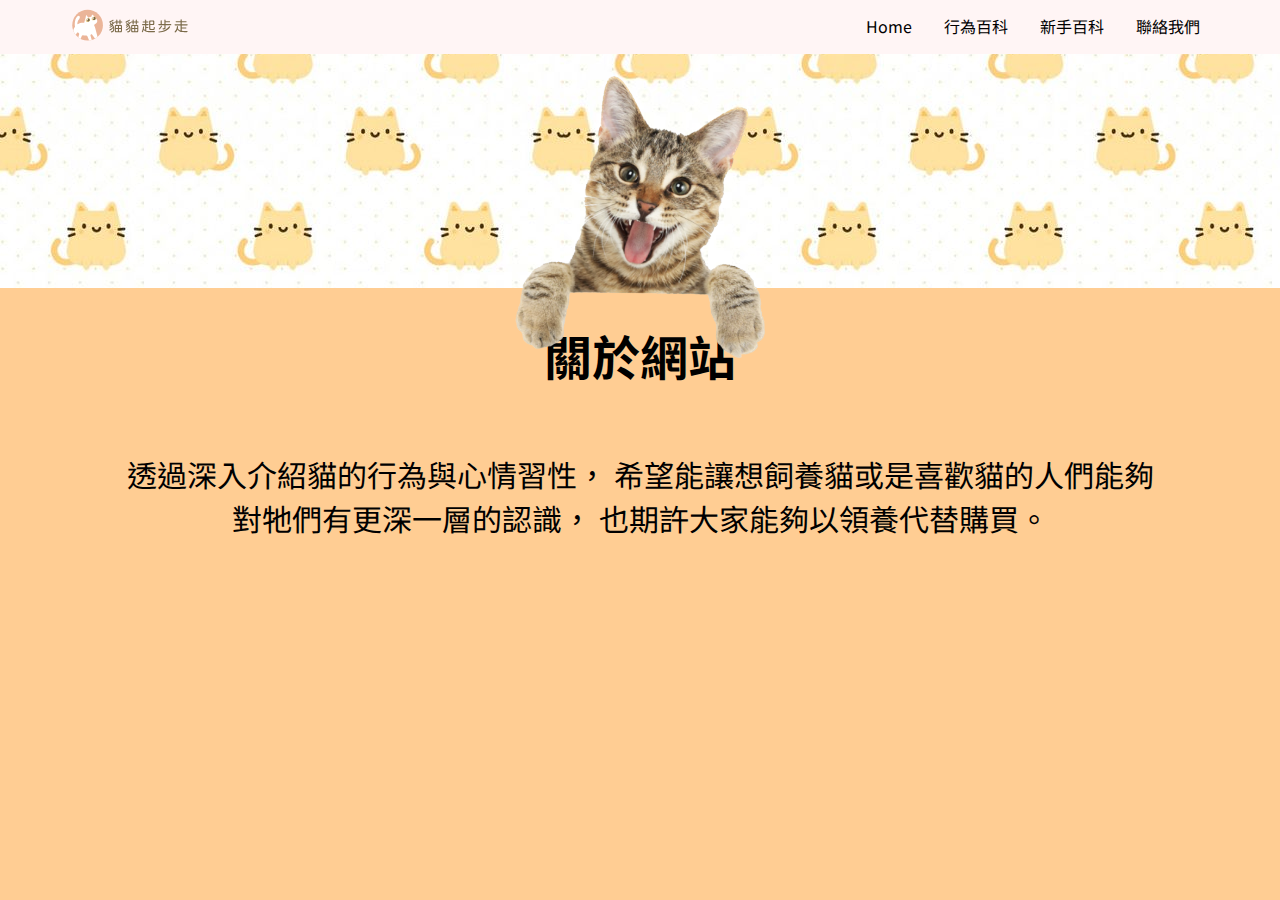
<file: index.html>
<!DOCTYPE html>
<html lang="en">

<head>
  <meta charset="UTF-8" />
  <meta http-equiv="X-UA-Compatible" content="IE=edge" />
  <meta name="viewport" content="width=device-width, initial-scale=1.0" />
  <title>Document</title>
  <link rel="stylesheet" href="index.css" />
</head>

<body>
  <div class="navbar">
    <a href="index.html"id="logo"><img src="../image/logo.svg" href="index.html" >het</a>
    <a href="./contact/index.html">聯絡我們</a>
    <div class="dropdown">
      <button class="dropbtn">新手百科
        <i class="fa fa-caret-down"></i>
      </button>
      <div class="dropdown-content">
        <a href="./mood/mood.html">貓咪情緒</a>
        <a href="./behavior/behavior.html">貓咪行為</a>
        <a href="./discipline/reaction.html">貓咪管教</a>
      </div>
    </div>
    <div class="dropdown">
      <button class="dropbtn">行為百科
        <i class="fa fa-caret-down"></i>
      </button>
      <div class="dropdown-content">
        <a href="./Daily/Daily.html">日用品</a>
        <a href="./environment/environment.html">環境篇</a>
      </div>
    </div>
    <a href="index.html">Home</a>
  </div>
  <div id="wrapper">


    <!-- Page1 -->
    <div id="Page1" class="EachPage">
      <div id="Main_Sec1">
        <img src="./image/IMG_5602 1.png" alt="" />
      </div>
      <div id="Main_Sec2">
        <h1>關於網站</h1>
        <p>
          透過深入介紹貓的行為與心情習性，
          希望能讓想飼養貓或是喜歡貓的人們能夠
          <br />
          對牠們有更深一層的認識， 也期許大家能夠以領養代替購買。
        </p>
      </div>
    </div>
    <!-- Page1 End -->
    <!-- Page2 -->

    <div id="page2" class="EachPage">
      <div id="P2Sec1">
        <h2></h2>
        <h2 style="font-size: 2em">目錄簡介</h2>
      </div>
      <div id="cardWrapp">
        <div class="Card" id="P2Card1">
          <p>聯絡我們</p>
        </div>
        <div class="Card" id="P2Card2">
          <p>新手百科</p>
        </div>
        <div class="Card" id="P2Card3">
          <p>聯絡我們</p>
        </div>
        <div id="CardHide1" class="hidecard">透過全方位的觀察解讀貓咪們的身體語言，才能真正了解牠們的狀況與心情</div>
        <div id="CardHide2" class="hidecard">集結並統整所有貓奴需要的問題與基本知識</div>
        <div id="CardHide3" class="hidecard">除了網站提到的所有事項外，如有關於貓咪的疑問，歡迎寫信來詢問我們！</div>
      </div>
    </div>
    <!-- Page2 end -->
    <!-- Page3  -->
    <div id="page3" class="EachPage">
      <div id="Main_Sec1" style="height: 50%">
        <h2 style="font-size: 2em">領養代替購買</h2>
        <svg xmlns:rdf="http://www.w3.org/1999/02/22-rdf-syntax-ns#" xmlns="http://www.w3.org/2000/svg"
          xmlns:cc="http://web.resource.org/cc/" xmlns:dc="http://purl.org/dc/elements/1.1/"
          xmlns:svg="http://www.w3.org/2000/svg" id="svg2" viewBox="0 0 400 380" version="1.0" width="100%"
          height="100%">
          <path id="path1891" fill-rule="evenodd"
            d="m151.35 307.2h113c0-16.06-1.15-19.25-27.75-19.25 4.25-12.75 21.52-43.59 31.12-43.59 8.5 0 18.63 0.47 18.63 19.84 0 22 37.02 57.48 46 43 13.38-21.56-23-14.98-23-67 0-71.15 41.52-61.02 41.52-101 0-20-5.52-22.7-5.52-37 0-18.893 16.65-17.796 13.41-33.465-2.24-10.823-3.99-19.503-5.29-32.591-0.93-9.287-1.23-19.185-10.87-18.787-11.33 0.468-15.63 20.417-33.25 21.848-17.58 1.427-32.57-14.967-39.38-12.625-6.74 2.321-4.62 20.625-0.62 33.625 6.29 20.432 20 46.995-5 50.995s-68 8-99 49-29.86 89.12-42 104c-40.759 49.96-82.526 29.45-82.526 71 0 18.61 31.525 32 36.525 26s-42.485-23.87 10.646-45c45.395-18.04 49.445-21.72 63.355-9z" />
          <metadata>
            <rdf:RDF>
              <cc:Work>
                <dc:format>image/svg+xml</dc:format>
                <dc:type rdf:resource="http://purl.org/dc/dcmitype/StillImage" />
                <cc:license rdf:resource="http://creativecommons.org/licenses/publicdomain/" />
                <dc:publisher>
                  <cc:Agent rdf:about="http://openclipart.org/">
                    <dc:title>Openclipart</dc:title>
                  </cc:Agent>
                </dc:publisher>
                <dc:title>Cat silhouette</dc:title>
                <dc:date>2006-11-03T05:40:34</dc:date>
                <dc:description>Silhouette of a cat. \n \nFrom
                  http://commons.wikimedia.org/wiki/Image:Cat_silhouette.svg</dc:description>
                <dc:source>http://openclipart.org/detail/1198/cat-silhouette-by-liftarn</dc:source>
                <dc:creator>
                  <cc:Agent>
                    <dc:title>liftarn</dc:title>
                  </cc:Agent>
                </dc:creator>
                <dc:subject>
                  <rdf:Bag>
                    <rdf:li>animal</rdf:li>
                    <rdf:li>cat</rdf:li>
                    <rdf:li>clip art</rdf:li>
                    <rdf:li>clipart</rdf:li>
                    <rdf:li>externalsource</rdf:li>
                    <rdf:li>image</rdf:li>
                    <rdf:li>media</rdf:li>
                    <rdf:li>png</rdf:li>
                    <rdf:li>public domain</rdf:li>
                    <rdf:li>silhouette</rdf:li>
                    <rdf:li>svg</rdf:li>
                    <rdf:li>wikimedia commons</rdf:li>
                  </rdf:Bag>
                </dc:subject>
              </cc:Work>
              <cc:License rdf:about="http://creativecommons.org/licenses/publicdomain/">
                <cc:permits rdf:resource="http://creativecommons.org/ns#Reproduction" />
                <cc:permits rdf:resource="http://creativecommons.org/ns#Distribution" />
                <cc:permits rdf:resource="http://creativecommons.org/ns#DerivativeWorks" />
              </cc:License>
            </rdf:RDF>
          </metadata>
        </svg>
      </div>
      <div class="Page3Sec2">
        <img id="IMG2" src="Asset/image/領養代替購買.gif" alt="" />
        <p style="
              font-size: calc(1rem+1vw);
              margin-right: 2vw;
              min-height: 10vh;
              min-width: 60vw;
            ">
          　　繁殖場、寵物店內的動物福利問題除了來源不明，繁殖場內的動物福利也是犬貓繁殖買賣產業鍊中的問題之一。許多業者為了賺取利益，通常以最小的空間飼養最多的犬貓，籠舍內排泄物四散、飲食不乾淨，種公種母長期被困在狹小、骯髒的籠舍中無法逃離，種母甚至要在這樣惡劣、高壓的環境中哺乳、生產。許多業者也將種公母聲帶割除，避免場所被發現，甚至放任犬貓受傷、生病也不給予醫療，僅將動物當成賺錢的「工具」。
          　　我們相信只要有需求就會有供應，因此提倡「領養代替購買」來全面杜絕非法犬貓繁殖買賣業者的存在，是一種從根本解決動物不斷犧牲、受苦的方法之一。
        </p>
      </div>
    </div>
    <!-- Page3 end -->
    <!-- Page4 -->
    <div id="page4" class="EachPage">
      <div class="slider">
        <div class="slides">
          <div id="slide-1" class="Eachslide">
            <h2 style="font-size: calc(2rem + 1.1vw)">Youtuber 推薦</h2>
            <img src="./image/index-slide/Uni.png" alt="" />
            <p>
              <span style="font-size: calc(1.5rem + 1vw); font-weight: 700">宇宙貓咪 Paw Boom <br /></span>
              YouTuber「木木安」家中養了橘貓拉姆、三花巴努、短毛麗露以及短毛黑魯，
              她經常在頻道裡分享四隻貓咪的日常互動，
              <br>
              有時候也會開箱一些貓咪周邊商品、食物和網友交流，
              既然養了四隻貓，當然也少不了許多養貓經驗談的分享，
              和各界奴才們交流關於貓主子的知識。
            </p>
          </div>
          <div id="slide-2" class="Eachslide">
            <h2 style="font-size: calc(2rem + 1.1vw)">Youtuber 推薦</h2>
            <img src="./Asset/image/tastelady.jpg" alt="" class="imgShrink" />
            <p>
              <span style="font-size: calc(1.5rem + 1vw); font-weight: 700">好位小姐 Lady Flavor <br /></span>
              從寵物電商起家的好味小姐，是三位以一句「養隻貓、做頓飯、一起過日子」
              的創辦人憶起打造得品牌，
              <br>
              起初為了宣傳理念投入youtube，以寵物家庭日常
              吸引非多的粉絲。
            </p>
          </div>
          <div id="slide-3" class="Eachslide">
            <h2 style="font-size: calc(2rem + 1.1vw)">Youtuber 推薦</h2>
            <img src="./Asset/image/ytber3.jpg" alt="" class="imgShrink" />
            <p>
              <span style="font-size: calc(1.5rem + 1vw); font-weight: 700">辛卡米克<br /></span>
              辛卡米克是一個網路漫畫家，同時也是遊戲實況主，他的作品原本畫的是生活日常，
              但在2013年誤打誤撞成為貓奴後，因為畫出許多貓奴的心聲，在網路上引起討論。
            </p>
          </div>
        </div>
      </div>
    </div>
    <!-- page4 end -->
  </div>
</body>

</html>
</file>
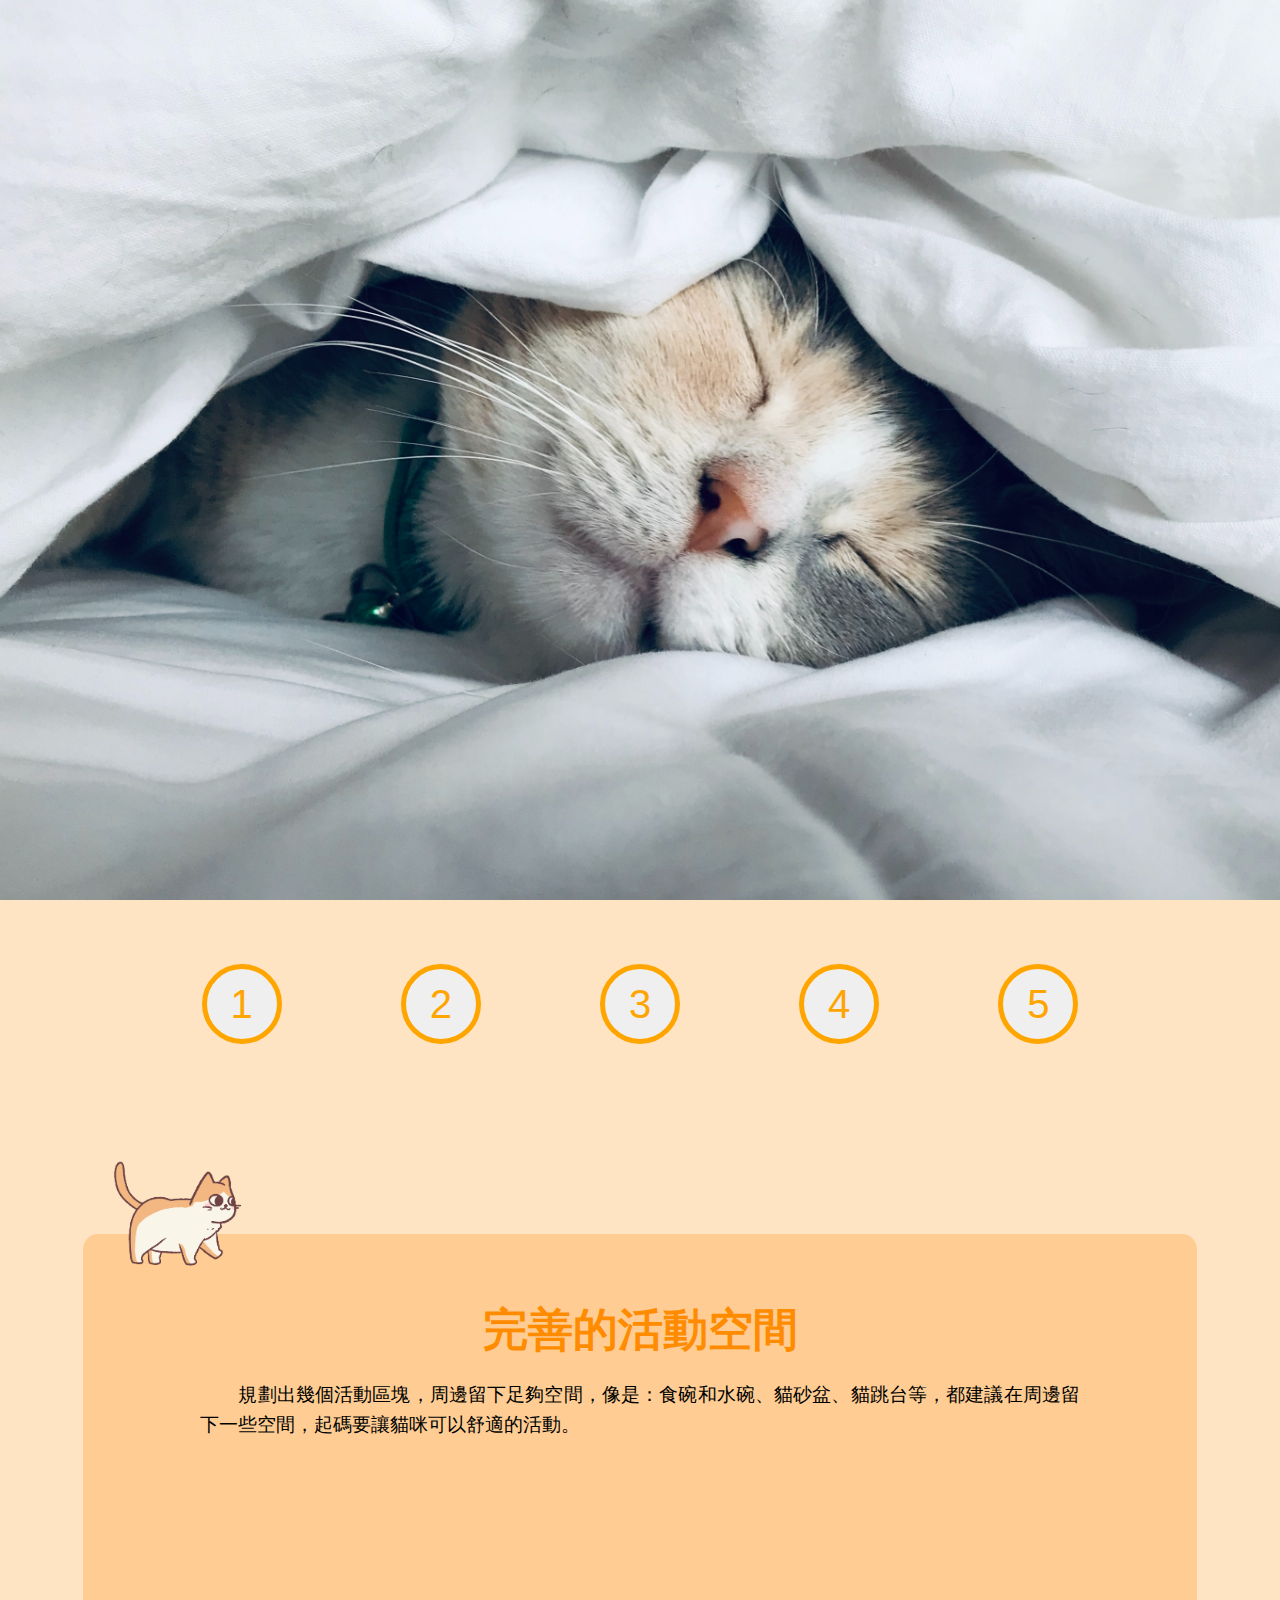
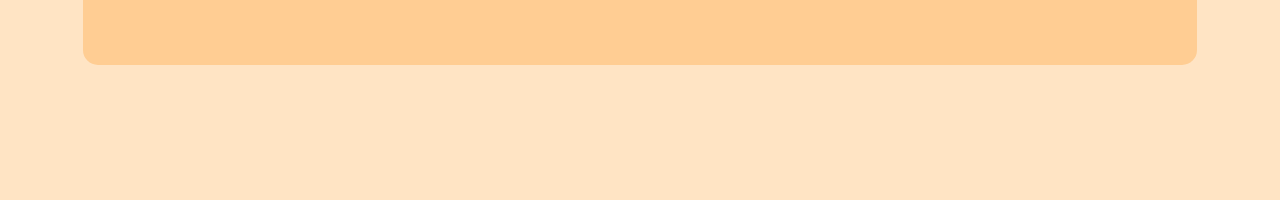
<file: environment/新手環境篇/index.html>
<html>

<head>
    <style>
        body {
            margin: 0;
            background-color: bisque;
            font-family: jf open 粉圓 1.1,微軟正黑體,;
        }

        .left img {
            max-height: 100%;
            width: auto;
            height: auto;
            float: left;
            border-radius: 0% 22.5% 40% 0%;
        }

        .full {
            width: 100%;
            height: 100vh;
            background-image: url(cat.jpeg);
            background-position: center;
            background-size: cover;
            position: absolute;
            animation: moveAndDisappear 3s forwards;
        }

        @keyframes moveAndDisappear {
            20% {
                left: 0;
                opacity: 1;
            }

            100% {
                left: -50%;
                opacity: 0;
            }
        }

        .container {
            width: 100%;
            height: 100vh;
            display: flex;
        }

        .left {
            width: 100%;
            display: flex;
            border-radius: 0% 22.5% 40% 0%;
            overflow: hidden;
        }

        .right {
            display: flex;
            flex-grow: 1;
            justify-content: center;
            flex-direction: column;
            padding-right: 1em;
                       align-items: center;

        }

        .right p,
        #content p {
            margin: 0 40px 0 40px;
            text-align: justify;
            font-size: 1.5vw;
            line-height: 30px;
        }

        .right h2,
        #content h2 {
            margin: 20px;
            padding-top: 20px;
        }

        #h2_o{
            color: rgb(255, 167, 59);
        }

        h2 {
            color: rgb(255, 140, 0);
            font-size: 3.5vw;
        }

        #orange {
            color: rgb(255, 255, 255);
            font-size: 1.5vw;
            margin-left: 10px;
            background-color:rgb(255, 185, 54) ;
            padding: 0.5vw;
            border-radius: 80em;
        }

        .fade-in {
            animation: fadeIn 5s;
        }

        @keyframes fadeIn {
            0% {
                opacity: 0;
            }
            50% {
                opacity: 0;
            }
            100% {
                opacity: 1;
            }
        }



        

        .container2 {
            width: 100%;
            display: flex;
            flex-direction: column;
            align-items: center;
            height: 100%;
        }

        #content {
            border-radius: 15px;
            background-color: #FFCD93;
            width: 75%;
            height: 45%;
            margin-left: 5%;
            margin-right: 5%;
            margin-bottom: 5%;
            text-align: center;
            padding-top: 2%;
            padding-right: 6%;
            padding-left: 6%;
        }

        #content p {
            text-indent: 2em;
        }



        #list {
            margin-top: 5%;
            width: 90%;
            height: 20%;
            /*            display: flex;*/
            /*            justify-content: justify;*/
            text-align: center;
        }

        #list button {
            flex-grow: 1;
            border-radius: 50%;
            width: 80px;
            height: 80px;
            margin: 0 5%;
            font-size: 40px;
            color: orange;
            border: 5px orange solid;
        }

        #list button:hover{
            color: rgb(255, 136, 31);
            border: 10px rgb(255, 136, 31) solid;
        }

        #catgif {
            height: 10%;
            position: relative;
            width: 90%;
            align-items: flex-end;
        }

        #catgif img {
            position: absolute;
            top: 0;
            left: 0;
            width: 20%;
            height: auto;
            transition: left 1s ease-in-out;
        }

        @media (max-width: 948px) {
            #list button {
                width: 70px;
                height: 70px;
                font-size: 40px;
            }

            .left img {
            max-height: 100%;
            width: auto;
            height: auto;
            float: left;
            border-radius: 0% 22.5% 40% 0%;
        }
        }

        @media (max-width: 837px) {
            #list button {
                width: 60px;
                height: 60px;
                font-size: 35px;
                margin: 0 4%;
            }

            #catgif img {
                width: 20%;
            }

            .left img {
            max-height: 100%;
            width: auto;
            height: auto;
            float: left;
            border-radius: 0% 22.5% 40% 0%;
        }
        }

        @media (max-width: 607px) {
            #list button {
                width: 50px;
                height: 50px;
                font-size: 35px;
                margin: 0 3.5%;
            }

            #catgif img {
                width: 30%;
            }

            .left img {
            max-height: 100%;
            width: 90%;
            height: auto;
            float: left;
            /* border-radius: 0% 22.5% 40% 0%; */
            }

            .container {
            width: 100%;
            height: 100vh;
            display: flex;
            flex-direction: column;
            }

            .right {
            display: flex;
            flex-grow: 1;
            justify-content: center;
            flex-direction: column;
            padding-right: 1em;
                       align-items: center;

            }
        }



        .flip-horizontal {
            transform: scaleX(-1);
            /* Flip horizontally */
        }

    </style>
</head>

<body>
    <div class="full"></div>
    <div id="main" class="container">
        <div class="left">
            <img src="cat.jpeg" alt="Sleeping Cat zzZ">
        </div>
        <div class="right fade-in">
            <h2 id="h2_o">新手貓奴養貓須知<span id="orange">環境篇</span></h2>
            <p>養貓咪是一個重要的決定，貓咪的壽命大約在10-15年左右，為一個生命負起責任需要萬全的準備。</p>
            <p>貓咪是非常重視環境的動物，好的生活空間可以使牠們更快地適應。</p>
        </div>
    </div>
    <div class="container2">
        <div id="list">
            <button onclick="moveCatToButton(event,1)">1</button>
            <button onclick="moveCatToButton(event,2)">2</button>
            <button onclick="moveCatToButton(event,3)">3</button>
            <button onclick="moveCatToButton(event,4)">4</button>
            <button onclick="moveCatToButton(event,5)">5</button>
        </div>
        <div id="catgif">
            <img src="cat.gif">
        </div>
        <div id="content">
            <h2 id="title">完善的活動空間</h2>
            <p id="detail">規劃出幾個活動區塊，周邊留下足夠空間，像是：食碗和水碗、貓砂盆、貓跳台等，都建議在周邊留下一些空間，起碼要讓貓咪可以舒適的活動。</p>
        </div>

    </div>


    <script>
        let initialCatPosition = 0;
        let initialWindowWidth = window.innerWidth;
        let previousButtonIndex = 0; // Store previous button index

        function moveCatToButton(event, buttonIndex) {
            const title = document.getElementById('title');
            const detail = document.getElementById('detail');
            switch (buttonIndex) {
                case 1:
                    title.textContent = "完善的活動空間";
                    detail.textContent = "規劃出幾個活動區塊，周邊留下足夠空間，像是：食碗和水碗、貓砂盆、貓跳台等，都建議在周邊留下一些空間，起碼要讓貓咪可以舒適的活動。";
                    
                    break;
                case 2:
                    title.textContent = "貓砂盆、食碗、水碗要分開擺放";
                    detail.textContent = "貓砂盆不要放在食碗或水碗旁邊，因為這等於叫貓咪在廁所旁邊吃飯喝水，其實對於貓咪來說會不太舒服。食碗和水碗也盡量分開擺放，以免飲水被感染導致貓咪不喝水。";
                    break;
                case 3:
                    title.textContent = "更換窗簾、沙發、地毯等家具設備";
                    detail.textContent = "窗簾和沙發都可以使用貓抓布或貓抓皮，這種材質的布料因為耐磨擦，可以降低貓咪抓咬的慾望，使用寵物地毯也可以降低貓咪跳躍到地板上的傷害。";
                    break;
                case 4:
                    title.textContent = "保持環境和物品的潔淨";
                    detail.textContent = "貓咪是很愛乾淨的動物，如果食碗或水碗被汙染，貓咪可能會不吃不喝，也會拒絕在骯髒的貓砂盆內上廁所，導致影響健康，不乾淨的環境也會容易染上寄生蟲。";
                    break;
                case 5:
                    title.textContent = "保護措施要做好";
                    detail.textContent = "新來的貓咪可能會害怕環境而想要逃家，所以如果家中有對外窗，要特別做好防護措施加裝防護網，避免貓咪跳出窗外受傷或失蹤。";
                    break;
            }



            const button = event.target;
            const cat = document.querySelector('#catgif img');

            const buttonX = button.getBoundingClientRect().left;
            const catX = cat.getBoundingClientRect().left;
            const catWidth = cat.clientWidth;

            const catTargetX = buttonX - catWidth / 2;
            const direction = catX < buttonX ? 'right' : 'left';

            cat.style.left = `${catTargetX}px`;

            if (direction === 'right') {
                cat.classList.remove('flip-horizontal');
            } else {
                cat.classList.add('flip-horizontal');
            }

            previousButtonIndex = buttonIndex;
        }

        function adjustCatPosition() {
            const cat = document.querySelector('#catgif img');
            const catWidth = cat.clientWidth;

            const windowWidth = window.innerWidth;

            // Move cat to the previous button position if available
            if (previousButtonIndex) {
                const buttons = document.querySelectorAll('#list button');
                const button = buttons[previousButtonIndex - 1];
                const buttonX = button.getBoundingClientRect().left;
                const buttonWidth = button.clientWidth;

                const catPosition = (buttonX + buttonWidth / 2 - catWidth / 2) / windowWidth * 100;
                cat.style.left = `${catPosition}%`;
            }
        }


        // Call adjustCatPosition function when the window is resized
        window.addEventListener('resize', adjustCatPosition);

    </script>
</body>

</html>
</file>
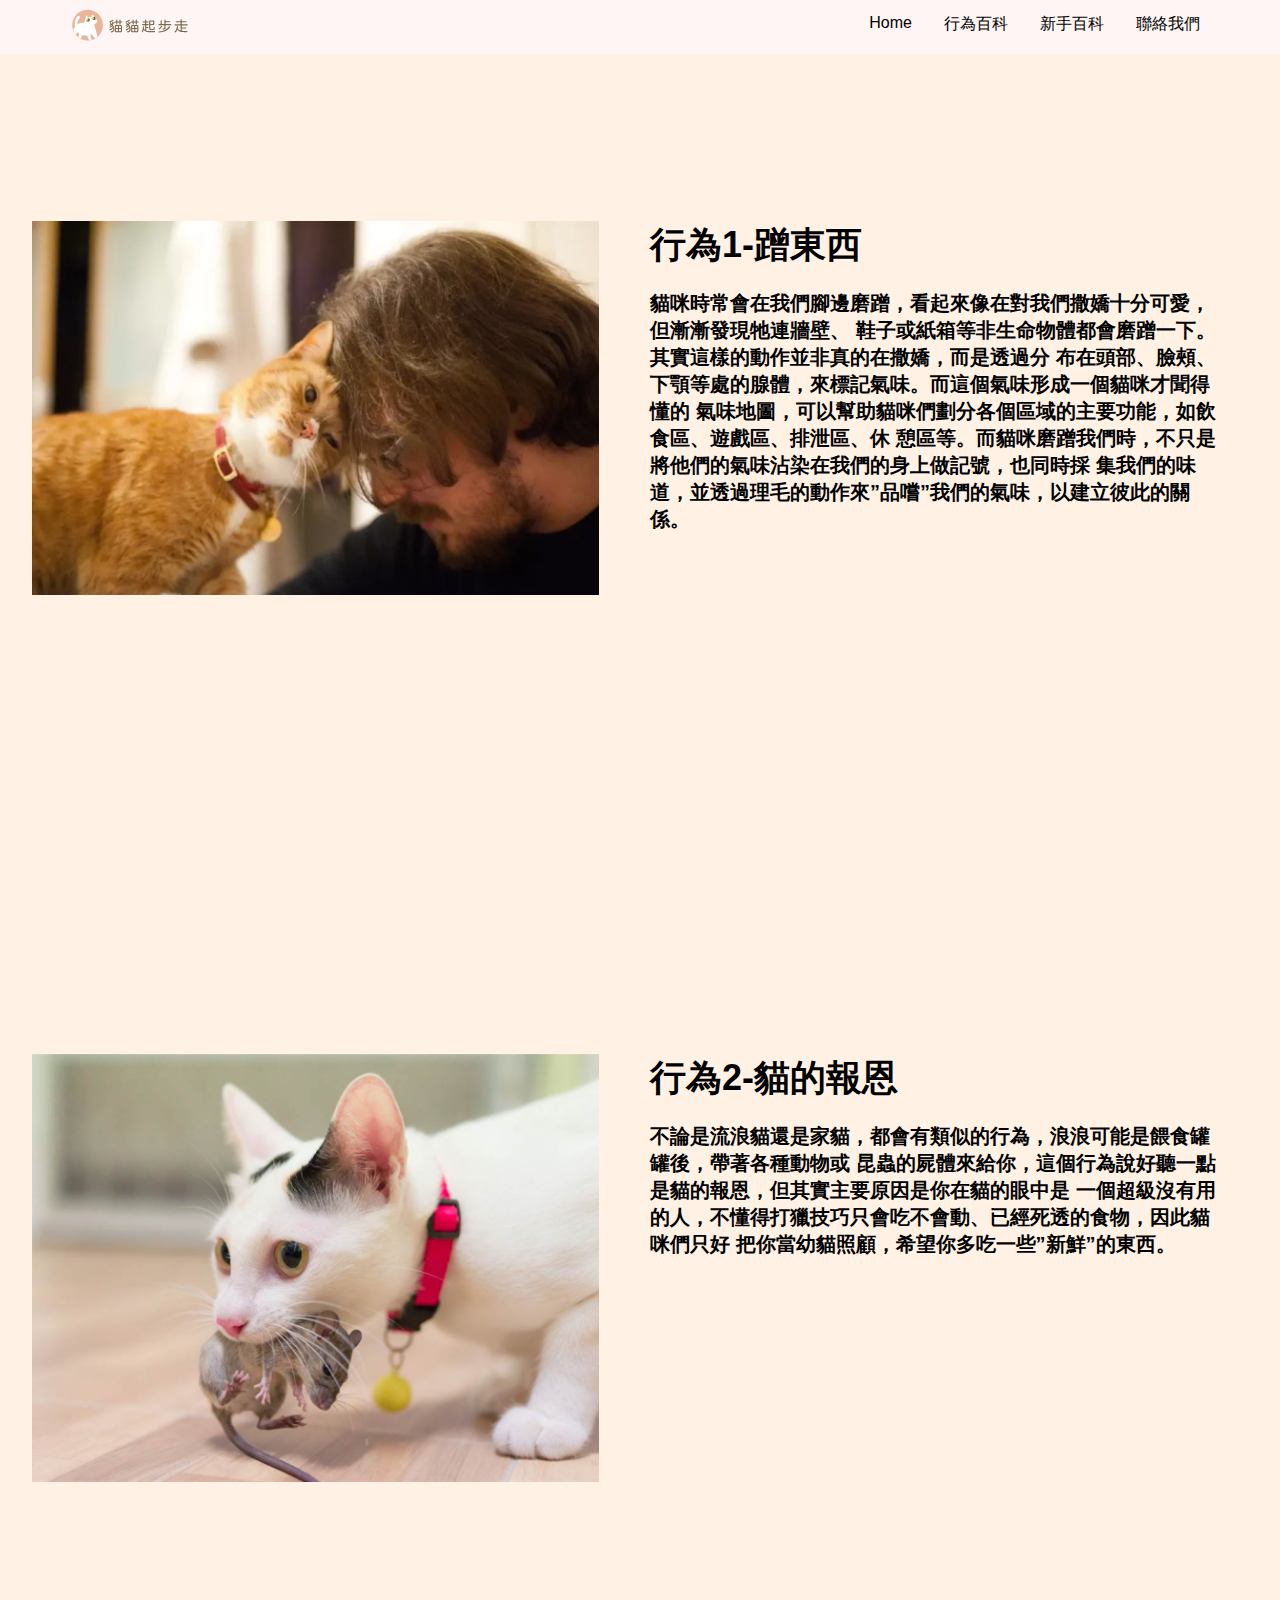
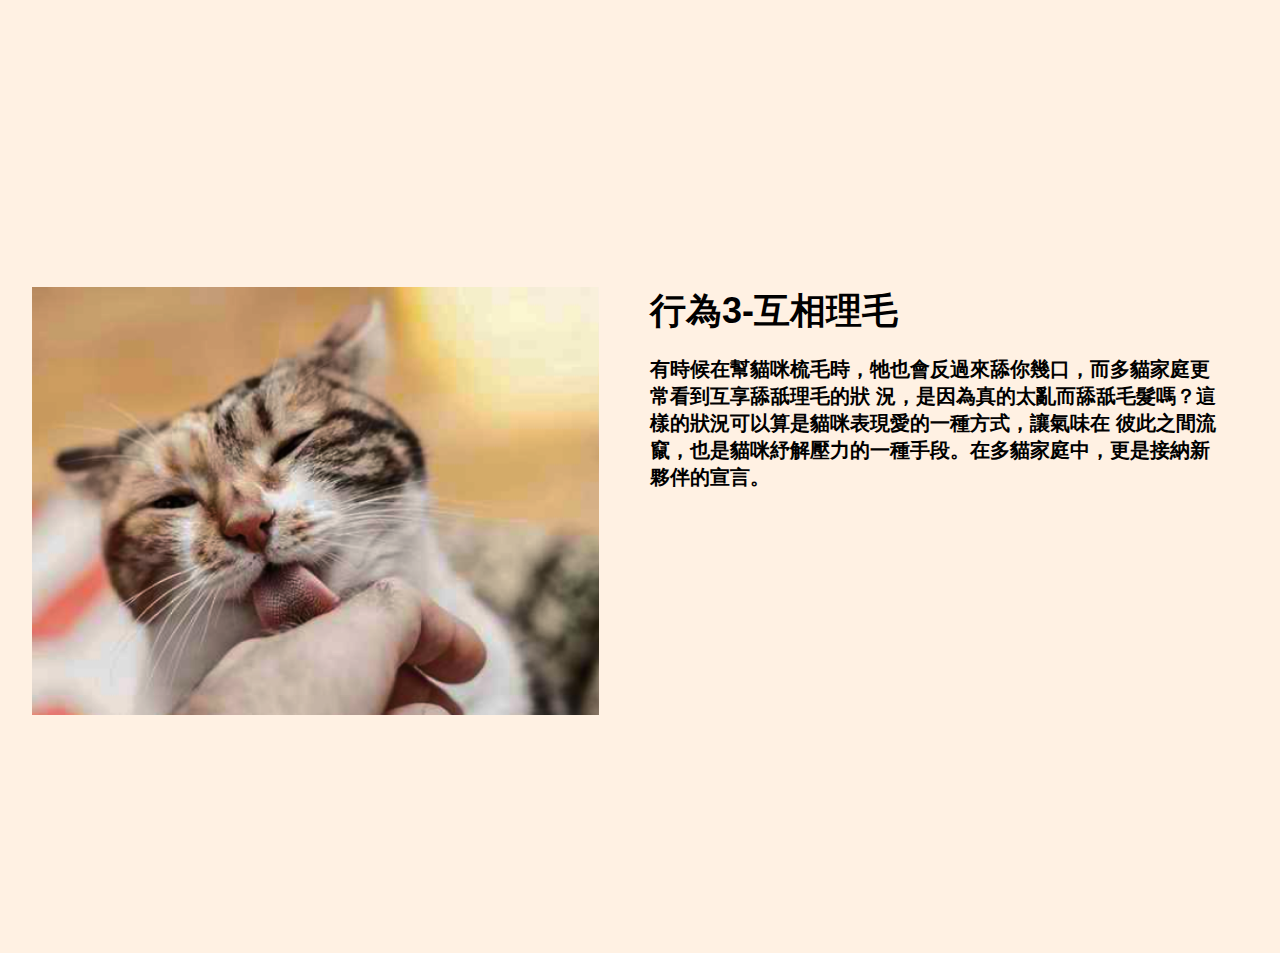
<file: behavior/behavior.html>
<!DOCTYPE html>
<html lang="en">
<head>
    <meta charset="UTF-8">
    <meta http-equiv="X-UA-Compatible" content="IE=edge">
    <meta name="viewport" content="width=device-width, initial-scale=1.0">
    <link rel="stylesheet" href="styles.css">
    <title>Document</title>   
</head>
<body>
  <div class="navbar">
    <a href="../index.html"id="logo"><img src="../image/logo.svg" href="../index.html" >het</a>
    <a href="../contact/index.html">聯絡我們</a>
    <div class="dropdown">
      <button class="dropbtn">新手百科
        <i class="fa fa-caret-down"></i>
      </button>
      <div class="dropdown-content">
        <a href="../mood/mood.html">貓咪情緒</a>
        <a href="../behavior/behavior.html">貓咪行為</a>
        <a href="../discipline/reaction.html">貓咪管教</a>
      </div>
    </div>
    <div class="dropdown">
      <button class="dropbtn">行為百科
        <i class="fa fa-caret-down"></i>
      </button>
      <div class="dropdown-content">
        <a href="../Daily/Daily.html">日用品</a>
        <a href="../environment/environment.html">環境篇</a>
      </div>
    </div>
    <a href="../index.html">Home</a>
  </div>
      <div class="container">
        <div class="item">
          <div class="item_img"><img src="./image/cat01.png" alt=""></div>
          <div class="item_text">
            <h1>行為1-蹭東西</h1>
            <p>貓咪時常會在我們腳邊磨蹭，看起來像在對我們撒嬌十分可愛，但漸漸發現牠連牆壁、
              鞋子或紙箱等非生命物體都會磨蹭一下。其實這樣的動作並非真的在撒嬌，而是透過分
              布在頭部、臉頰、下顎等處的腺體，來標記氣味。而這個氣味形成一個貓咪才聞得懂的
              氣味地圖，可以幫助貓咪們劃分各個區域的主要功能，如飲食區、遊戲區、排泄區、休
              憩區等。而貓咪磨蹭我們時，不只是將他們的氣味沾染在我們的身上做記號，也同時採
              集我們的味道，並透過理毛的動作來”品嚐”我們的氣味，以建立彼此的關係。</p>
          </div>
        </div>
        <div class="item">
          <div class="item_img"><img src="./image/cat02.png" alt=""></div>
          <div class="item_text">
            <h1>行為2-貓的報恩</h1>
            <p>不論是流浪貓還是家貓，都會有類似的行為，浪浪可能是餵食罐罐後，帶著各種動物或
              昆蟲的屍體來給你，這個行為說好聽一點是貓的報恩，但其實主要原因是你在貓的眼中是
              一個超級沒有用的人，不懂得打獵技巧只會吃不會動、已經死透的食物，因此貓咪們只好
              把你當幼貓照顧，希望你多吃一些”新鮮”的東西。</p>
          </div>
        </div>
        <div class="item">
          <div class="item_img"><img src="./image/cat03.png" alt=""></div>
          <div class="item_text">
            <h1>行為3-互相理毛</h1>
            <p>有時候在幫貓咪梳毛時，牠也會反過來舔你幾口，而多貓家庭更常看到互享舔舐理毛的狀
              況，是因為真的太亂而舔舐毛髮嗎？這樣的狀況可以算是貓咪表現愛的一種方式，讓氣味在
              彼此之間流竄，也是貓咪紓解壓力的一種手段。在多貓家庭中，更是接納新夥伴的宣言。</p>
          </div>
        </div>
      </div>
</body>
</html>
</file>
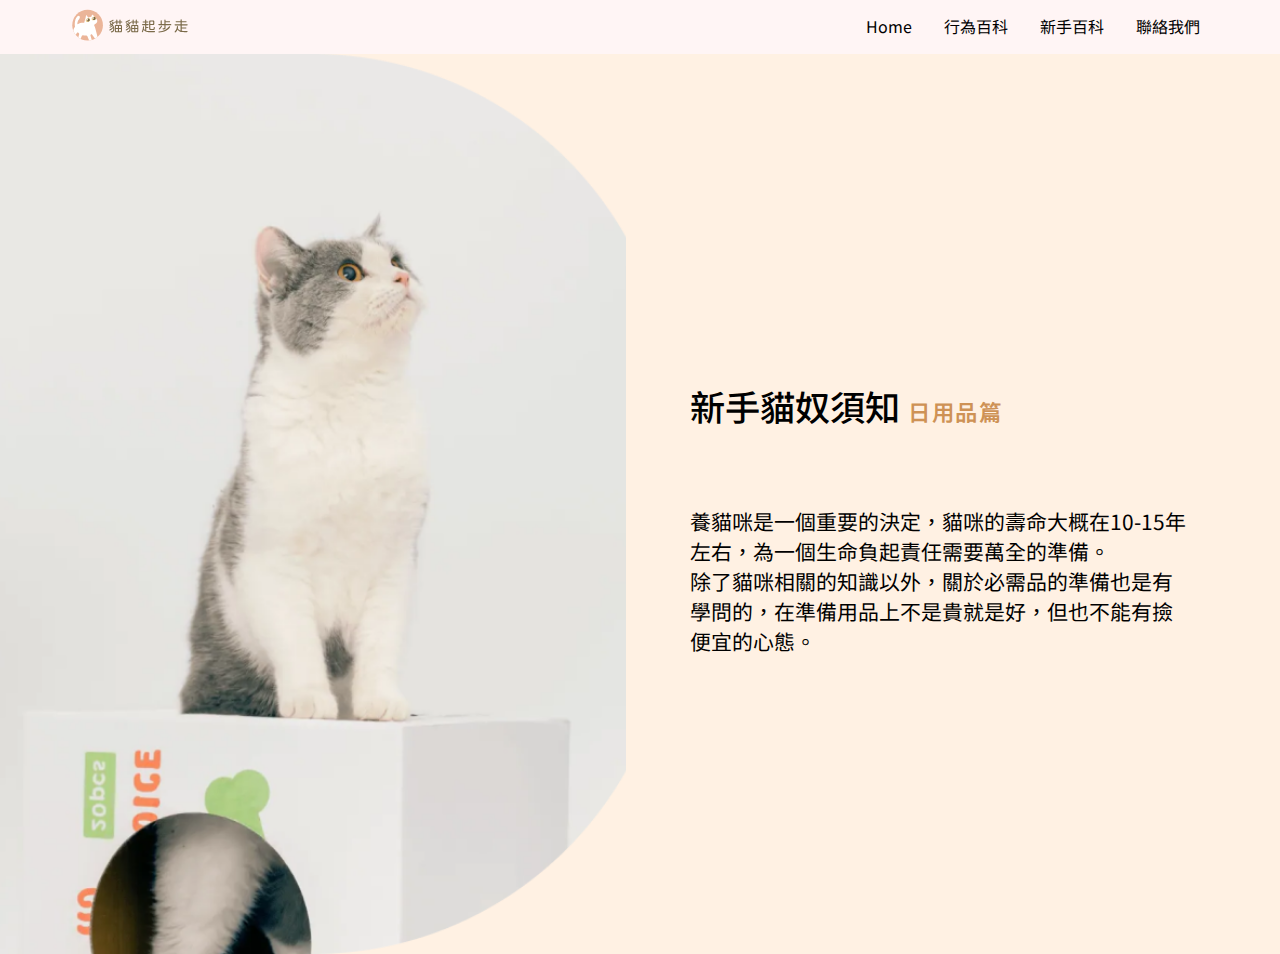
<file: Daily/Daily.html>
<!DOCTYPE html>
<html lang="en">

<head>
    <meta charset="UTF-8">
    <meta http-equiv="X-UA-Compatible" content="IE=edge">
    <meta name="viewport" content="width=device-width, initial-scale=1.0">
    <title>Document</title>
    <link rel="stylesheet" href="Daily.css">
</head>

<body>
    <div class="navbar">
        <a href="../index.html" id="logo"><img src="../image/logo.svg" href="index.html"></a>
        <a href="../contact/index.html">聯絡我們</a>
        <div class="dropdown">
            <button class="dropbtn">新手百科
                <i class="fa fa-caret-down"></i>
            </button>
            <div class="dropdown-content">
                <a href="../mood/mood.html">貓咪情緒</a>
                <a href="../behavior/behavior.html">貓咪行為</a>
                <a href="../discipline/reaction.html">貓咪管教</a>
            </div>
        </div>
        <div class="dropdown">
            <button class="dropbtn">行為百科
                <i class="fa fa-caret-down"></i>
            </button>
            <div class="dropdown-content">
                <a href="../Daily/Daily.html">日用品</a>
                <a href="../environment/environment.html">環境篇</a>
            </div>
        </div>
        <a href="../index.html">Home</a>
    </div>
    <div id="wrapper">
        <!-- Page1 -->
        <div id="Page1" class="EachPage">
            <div id="Main_Sec1">
                <img src="../image/DailyPage1.png" alt="" />
            </div>
            <div id="Main_Sec2">
                <h1>新手貓奴須知
                    <span>
                        日用品篇
                    </span>
                </h1>
                <p>
                    養貓咪是一個重要的決定，貓咪的壽命大概在10-15年左右，為一個生命負起責任需要萬全的準備。
                    <br>
                    除了貓咪相關的知識以外，關於必需品的準備也是有學問的，在準備用品上不是貴就是好，但也不能有撿便宜的心態。
                </p>
            </div>
        </div>
        <!-- Page1 End -->
        <!-- Page2 -->

        <div id="page2" class="EachPage">
            <div id="P2Sec1">
            </div>
            <div id="cardWrapp">

                <div class="Card" id="P2Card1" style="background-image: url(../Asset/image/daily_card1.jpg); ">
                    <p>乾糧</p>
                </div>
                <div class="Card" id="P2Card2"
                    style="background-image: url(../Asset/image/daily_card2.jpg);  --BG-URL:url(../Asset/image/Cardcat2.PNG);">
                    <p>罐頭</p>
                </div>
                <div class="Card" id="P2Card3"
                    style="background-image: url(../Asset/image/dailt_card3.jpg);  --BG-URL:url(../Asset/image/Cardcat3.PNG);">
                    <p>生食</p>
                </div>
                <div id="CardHide1" class="hidecard">貓咪乾糧提供貓咪所需營養素，需確保標籤資訊足夠及日常提供足量，另外隨時補充水分</div>
                <div id="CardHide2" class="hidecard" ">
                    貓咪罐頭是貓咪營養均衡飲食中的一部分，含有高品質的蛋白質、脂肪、維生素和礦物質等營養素，但應注意每日攝取量，避免過量造成肥胖等健康問題。</div>
                <div id=" CardHide3" class="hidecard">
                    生食是一種餵養貓咪的方式，但需要注意生肉潛在的細菌、寄生蟲等健康風險。在餵養生食時，需選擇高品質、安全、營養均衡的食材，確保貓咪獲得足夠的營養。</div>
            </div>
        </div>
        <!-- Page2 end -->
        <!-- Page3  -->
        <!-- <div id="page3" class="EachPage"> -->
        <!-- <div id="Main_Sec1" style="height: 50%">
               
            </div> -->
        <!-- </div> -->
        <!-- Page3 end -->
        <!-- Page5 start -->
        <div id="page5" class="EachPage">
            <div id="P2Sec1">
            </div>
            <div id="cardWrapp">
                <div class="Card" id="P2Card1"
                    style="background-image: url(../Asset/image/daily_card4.jpg);  --BG-URL:url(../Asset/image/Cardcat4.PNG);">
                    <p>礦砂</p>
                </div>
                <div class="Card" id="P2Card2"
                    style="background-image: url(../Asset/image/daily_card5.png);  --BG-URL:url(../Asset/image/Cardcat5.PNG);">
                    <p>紙砂</p>
                </div>
                <div class="Card" id="P2Card3"
                    style="background-image: url(../Asset/image/dailt_card6.jpg);  --BG-URL:url(../Asset/image/Cardcat6.PNG);">
                    <p>木屑砂</p>
                </div>
                <div class="Card" id="P2Card4"
                    style="background-image: url(../Asset/image/daily_card7.jpg);  --BG-URL:url(../Asset/image/Cardcat1.PNG);">
                    <p>豆腐鯊</p>
                </div>
                <div id="CardHide1" class="hidecard">養貓新手推薦款，是最基本最常見的貓砂種類，凝結包覆力強，也不易散發異味，但粉塵較多，會影響貓咪和人類的呼吸道系統</div>
                <div id="CardHide2" class="hidecard"> 重量輕且零粉塵，環保材質對環境友善，但包覆尿便力較差，會比較容易有味道。</div>
                <div id="CardHide3" class="hidecard"> 有自然的木頭香，貓咪會比較容易接受，但是可能有甲醛疑慮，若購買木屑砂要注意是否有標註木屑來源。 </div>
                <div id="CardHide4" class="hidecard"> 和礦砂擁有一樣的優點，而且比起礦砂更輕便，還能夠沖馬桶，粉塵較少也比較不會產生健康危害（因為是豆類磨粉），但是價格相對較高。
                </div>
            </div>
        </div>
        <!-- Page5 end -->
        <!--Page6 start-->
        <div id="page6" class="EachPage">
            <h2>
                其他用品
            </h2>
            <div id="gallery">
                <div class="content">
                    <h3> 貓 跳 台 與 逗 貓 棒</h3>
                    <p style="font-size: clamp(1rem, -0.0922rem + 1.75vw, 3.75rem);">
                        可以適度的買一兩樣就可以了。讓貓咪適度運動很重要，貓跳台可以讓貓咪盡情玩耍，發揮自然的野性本能，對於好動的幼貓來說也是一個不錯的購置選項。
                        <br>
                        逗貓棒則是可以讓貓咪有和你互動的機會，但一開始不要買太多，因為貓咪個性不同，有的貓咪很快就玩膩了，有的貓咪則會持續追逐同一隻逗貓棒，可以多多觀察。
                    </p>

                </div>
                <div class="content">
                    <h3>水 碗 與 食 碗</h3>
                    <p>
                        準備乾淨的水碗和食碗是必要的，因為貓咪很愛乾淨，所以建議使用全新的碗。
                        <br>
                        要特別注意水碗和食碗放置的位置最好分開，因為受到食物汙染的水源貓咪可能不會飲用，導致體內缺水。
                    </p>
                </div>
                <div class="content">
                    <h3>外 出 籠 </h3>
                    <p>
                        外出籠可以幫助毛爸媽帶回新的貓咪，也是帶貓咪外出的必備用品。 建議選購不易逃脫且可以通風的款式，不要讓貓咪悶到。
                    </p>
                </div>
            </div>
        </div>
        <!--Page6 end-->
    </div>
</body>

</html>
</file>
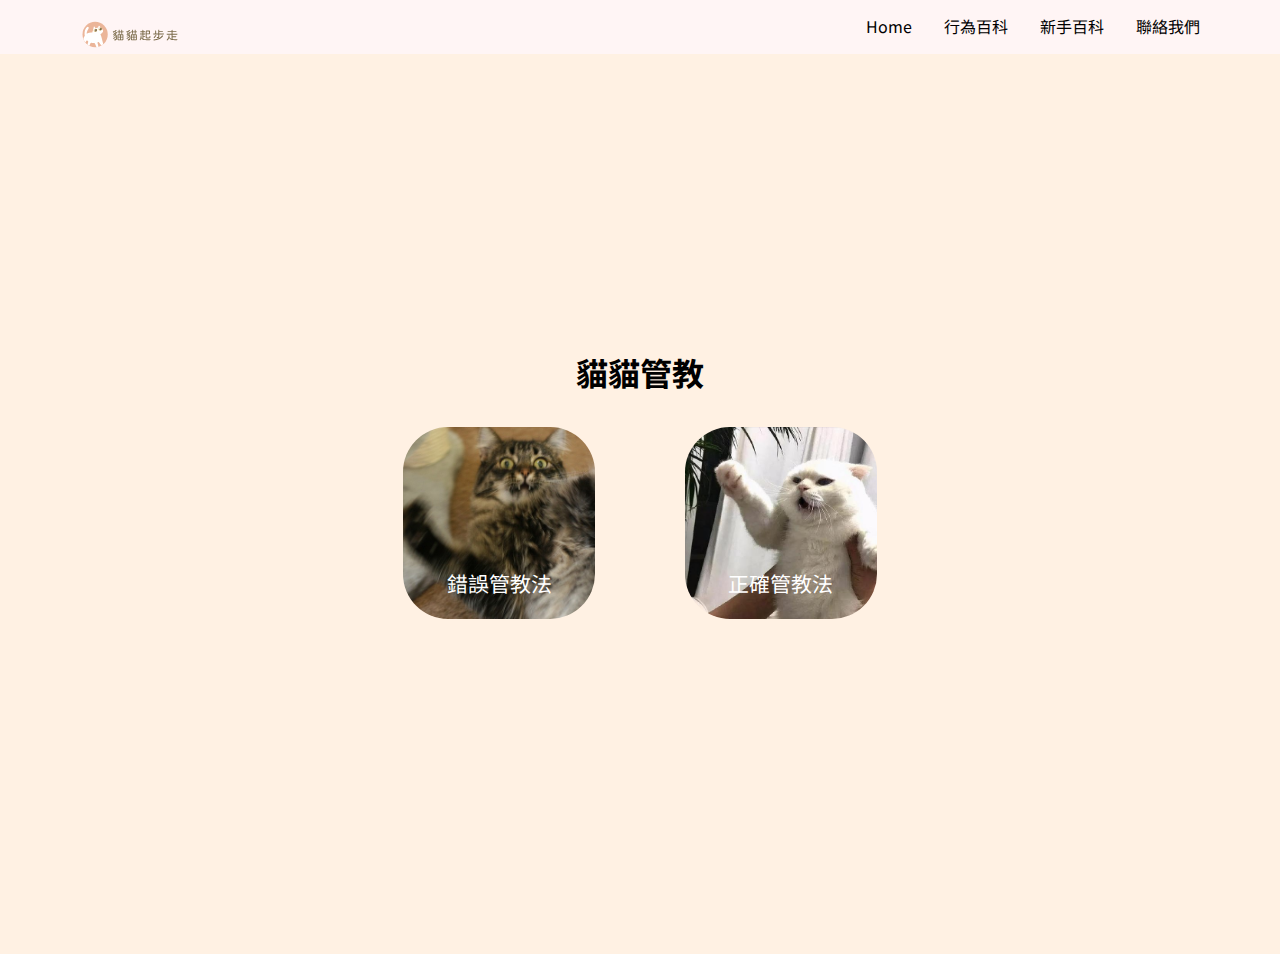
<file: discipline/reaction.html>
<!DOCTYPE html>
<html lang="en">
<head>
    <meta charset="UTF-8">
    <meta http-equiv="X-UA-Compatible" content="IE=edge">
    <meta name="viewport" content="width=device-width, initial-scale=1.0">
    <link rel="stylesheet" href="reaction.css">
    <link href="https://cdn.jsdelivr.net/npm/bootstrap@5.1.1/dist/css/bootstrap.min.css" rel="stylesheet" integrity="sha384-F3w7mX95PdgyTmZZMECAngseQB83DfGTowi0iMjiWaeVhAn4FJkqJByhZMI3AhiU" crossorigin="anonymous">
    <script src="https://cdn.jsdelivr.net/npm/bootstrap@5.1.1/dist/js/bootstrap.bundle.min.js" integrity="sha384-/bQdsTh/da6pkI1MST/rWKFNjaCP5gBSY4sEBT38Q/9RBh9AH40zEOg7Hlq2THRZ" crossorigin="anonymous"></script>
    <title>Document</title>
</head>
<body>
  <div class="navbar1">
    <a href="../index.html"id="logo"><img src="../image/logo.svg" alt="" href="../index.html" ></a>
    <a href="../contact/index.html">聯絡我們</a>
    <div class="dropdown">
      <button class="dropbtn">新手百科
        <i class="fa fa-caret-down"></i>
      </button>
      <div class="dropdown-content">
        <a href="../mood/mood.html">貓咪情緒</a>
        <a href="../behavior/behavior.html">貓咪行為</a>
        <a href="../discipline/reaction.html">貓咪管教</a>
      </div>
    </div>
    <div class="dropdown">
      <button class="dropbtn">行為百科
        <i class="fa fa-caret-down"></i>
      </button>
      <div class="dropdown-content">
        <a href="../Daily/Daily.html">日用品</a>
        <a href="../environment/environment.html">環境篇</a>
      </div>
    </div>
    <a href="../index.html">Home</a>
  </div>
    <div id="wrapper">

        <!-- Page1 -->

        <div id="page1" class="EachPage">
            <div id="P1Sec1">
            </div>
            <div id="text">
                <h3 style="font-size: 2em">貓貓管教</h3>
            </div>
            <div id="cardWrapp">
                <div class="Card" id="P1Card1" onclick="scrollToSection('.P2Sec1')" alt="按鈕1">
                    <p>錯誤管教法</p>
                </div>
                <div class="Card" id="P1Card2">
                    <p>正確管教法</p>
                </div>
                <div id="CardHide1" class="hidecard">有些飼主出於關心而對寵物展開嚴格的訓練，但過度訓練反而會造成反效果。</div>
                <div id="CardHide2" class="hidecard">
                    不要用打罵的方式管教貓咪，因為打罵的效果不彰，我們有更好管教貓咪的方法。</div>
            </div>
        </div>
        <!-- Page1 end -->
        <!-- Page2  -->
        <div id="page2" class="EachPage">
            <div id="P2Sec1">
                <h3 style="font-size: 2em">錯誤管教法</h3>
            </div>
            <div class="accordion" id="accordionPanelsStayOpenExample">
                <div class="accordion-item">
                  <h2 class="accordion-header" id="panelsStayOpen-headingOne">
                    <button class="accordion-button" type="button" data-bs-toggle="collapse" data-bs-target="#panelsStayOpen-collapseOne" aria-expanded="true" aria-controls="panelsStayOpen-collapseOne">
                      不要把貓咪和狗狗做比較
                    </button>
                  </h2>
                  <div id="panelsStayOpen-collapseOne" class="accordion-collapse collapse" aria-labelledby="panelsStayOpen-headingOne">
                    <div class="accordion-body">
                        如果已經訓練過狗狗，很多人可能以為管教貓咪也是用類似的方式。並不是這樣，貓咪和狗狗是非常不一樣的動物，牠們的學習方式也不同。儘管狗狗可能透過注意人的命令來參與訓練過程，但貓咪並不會遵從你的指令坐下和留在原地。成功管教貓咪的第一步，是知道我們必須以不同方式和貓咪相處。
                    </div>
                  </div>
                </div>
                <div class="accordion-item">
                  <h2 class="accordion-header" id="panelsStayOpen-headingTwo">
                    <button class="accordion-button collapsed" type="button" data-bs-toggle="collapse" data-bs-target="#panelsStayOpen-collapseTwo" aria-expanded="false" aria-controls="panelsStayOpen-collapseTwo">
                        不要透過體罰管教你的貓咪
                    </button>
                  </h2>
                  <div id="panelsStayOpen-collapseTwo" class="accordion-collapse collapse" aria-labelledby="panelsStayOpen-headingTwo">
                    <div class="accordion-body">
                        跟毛孩一起學習時，訓練過程可能令人非常沮喪，但你絕對不應該在管教貓咪時傷害牠。貓咪原本就無法忍受人類的懲罰形式，而對貓咪施以體罰將會破壞你跟貓咪之間的關係，請不要壓制、搖晃或打貓咪。事實上，傷害貓咪的身體可能讓情況惡化，並使牠大發雷霆或變得畏縮。此外，貓咪很難將體罰和不良行為聯想在一起，所以你其實不是在訓練牠停止不良行為。如果訓練毛孩太困難的話，請記得尋求他人幫助，例如家人或甚至是專業訓練師。
                    </div>
                  </div>
                </div>
                <div class="accordion-item">
                  <h2 class="accordion-header" id="panelsStayOpen-headingThree">
                    <button class="accordion-button collapsed" type="button" data-bs-toggle="collapse" data-bs-target="#panelsStayOpen-collapseThree" aria-expanded="false" aria-controls="panelsStayOpen-collapseThree">
                        不要利用大吼大叫來吸引牠的注意
                    </button>
                  </h2>
                  <div id="panelsStayOpen-collapseThree" class="accordion-collapse collapse" aria-labelledby="panelsStayOpen-headingThree">
                    <div class="accordion-body">
                      人跟貓咪說的語言本來就不一樣，所以不要以為牠會在我們大聲說話時更懂你想表達的意思。當然，貓咪可能瞭解你的音量變化表示有不同的狀況發生，但大吼大叫可能使牠們受到驚嚇，或是讓貓咪更把注意力放在不良的行為上。大吼大叫可能使貓咪感到緊迫和焦慮，進而衍生出其他不良行為。
                    </div>
                  </div>
                </div>
                <div class="accordion-item">
                    <h2 class="accordion-header" id="panelsStayOpen-headingFour">
                      <button class="accordion-button collapsed" type="button" data-bs-toggle="collapse" data-bs-target="#panelsStayOpen-collapseFour" aria-expanded="false" aria-controls="panelsStayOpen-collapseFour">
                        不要在貓咪隨意大小便時責備牠
                      </button>
                    </h2>
                    <div id="panelsStayOpen-collapseFour" class="accordion-collapse collapse" aria-labelledby="panelsStayOpen-headingFour">
                      <div class="accordion-body">
                        在貓咪隨地大小便時責備牠，只會激怒牠而已。我們不會突然就知道牠不使用砂盆的動機，牠也不會保證不再重蹈覆轍。在貓咪隨地大小便時責備牠，會使貓咪更關注犯罪現場，甚至可能強化貓咪的觀念，認為在哪裡排泄都沒關係。最好的做法就是徹底清理牠大小便的地方，然後繼續進行如廁訓練。
                      </div>
                    </div>
                  </div>
                  <div class="accordion-item">
                    <h2 class="accordion-header" id="panelsStayOpen-headingFive">
                      <button class="accordion-button collapsed" type="button" data-bs-toggle="collapse" data-bs-target="#panelsStayOpen-collapseFive" aria-expanded="false" aria-controls="panelsStayOpen-collapseFive">
                        不容許不正確的玩耍方式
                      </button>
                    </h2>
                    <div id="panelsStayOpen-collapseFive" class="accordion-collapse collapse" aria-labelledby="panelsStayOpen-headingFive">
                      <div class="accordion-body">
                        可愛的幼貓在玩耍時拍打或咬你的手指時，可能認為牠不知道這樣做是錯的。然而，你一定知道啃咬和抓搔並不是你希望家中成貓會有的行為。家中出現新寵物時，需要決定是否及早設定行為的預期標準。如果貓咪開始在玩耍時對你抓搔或啃咬，即使牠不是故意的，也必須立刻停止玩耍，這樣牠才會瞭解什麼可以做、什麼不能做。這點在貓咪和小孩玩耍時特別重要。如果你在跟牠玩耍時，允許牠啃咬你的手指，牠或許會以為對小孩也可以這麼做。這可能導致小孩害怕貓咪。
                      </div>
                    </div>
                  </div>
                  <div class="accordion-item">
                    <h2 class="accordion-header" id="panelsStayOpen-headingSix">
                      <button class="accordion-button collapsed" type="button" data-bs-toggle="collapse" data-bs-target="#panelsStayOpen-collapseSix" aria-expanded="false" aria-controls="panelsStayOpen-collapseSix">
                        不要使用噴霧器
                      </button>
                    </h2>
                    <div id="panelsStayOpen-collapseSix" class="accordion-collapse collapse" aria-labelledby="panelsStayOpen-headingSix">
                      <div class="accordion-body">
                        有個古老的迷思是使用噴霧器矯正貓咪的不良行為，但其實牠可能不會把噴霧和不良行為聯想在一起。牠可能中斷自己原本在做的行為，逃避噴霧攻擊，卻不會因此瞭解這種管教跟牠的行為有關。這種方法也可能使貓咪在看到噴霧器時變得退縮。
                      </div>
                    </div>
                  </div>
              </div>
        <!-- Page2 end -->
        <!-- Page3 start -->
        <div id="page3" class="EachPage">
            <div id="P3Sec1">
                <h3 style="font-size: 2em">正確管教法</h3>
            </div>
            <div class="accordion" id="accordionPanelsStayOpenExample">
                <div class="accordion-item">
                  <h2 class="accordion-header" id="panelsStayOpen-headingOne">
                    <button class="accordion-button" type="button" data-bs-toggle="collapse" data-bs-target="#panelsStayOpen-collapseOne1" aria-expanded="true" aria-controls="panelsStayOpen-collapseOne1">
                        強化良好的行為
                    </button>
                  </h2>
                  <div id="panelsStayOpen-collapseOne1" class="accordion-collapse collapse" aria-labelledby="panelsStayOpen-headingOne1">
                    <div class="accordion-body">
                        貓咪不會從懲罰中學到該怎麼做，但利用稱讚和給予健康零食，你可以教導牠們察覺自己在何時做對了。請務必在貓咪表現正面行為時給予獎勵，這樣才能在牠的行為和正面強化之間建立連結。
                    </div>
                  </div>
                </div>
                <div class="accordion-item">
                  <h2 class="accordion-header" id="panelsStayOpen-headingTwo2">
                    <button class="accordion-button collapsed" type="button" data-bs-toggle="collapse" data-bs-target="#panelsStayOpen-collapseTwo2" aria-expanded="false" aria-controls="panelsStayOpen-collapseTwo2">
                        立即停止「不良」行為
                    </button>
                  </h2>
                  <div id="panelsStayOpen-collapseTwo2" class="accordion-collapse collapse" aria-labelledby="panelsStayOpen-headingTwo2">
                    <div class="accordion-body">
                      管教貓咪不一定要主動進行。其實停止對貓咪的關注，或許是最有效的方法之一，這能夠清楚表達你的意見，並阻止牠繼續表現不良行為，例如啃咬、咀嚼、突然襲擊。將貓咪的注意力轉移到其他事物，是強化良好行為和停止不良行為的好方法。舉例來說，如果貓咪開始抓沙發，可以將牠的注意力轉移到貓抓板上
                    </div>
                  </div>
                </div>
                <div class="accordion-item">
                  <h2 class="accordion-header" id="panelsStayOpen-headingThree3">
                    <button class="accordion-button collapsed" type="button" data-bs-toggle="collapse" data-bs-target="#panelsStayOpen-collapseThree3" aria-expanded="false" aria-controls="panelsStayOpen-collapseThree3">
                        確實考慮貓咪健康
                    </button>
                  </h2>
                  <div id="panelsStayOpen-collapseThree3" class="accordion-collapse collapse" aria-labelledby="panelsStayOpen-headingThree3">
                    <div class="accordion-body">
                      你的貓咪會在砂盆以外的地方上廁所嗎？儘管幼貓可能需要花一些時間學習在正確的地方上廁所，但成貓應該早就知道。如果你的貓咪突然開始在家中其他區域大小便，請與獸醫師預約門診。這種行為變化可能是健康出現變化的症狀，而獸醫師能夠告訴你貓咪的健康是否達到標準。你絕對不會願意因為貓咪無法控制的事而懲罰牠。與獸醫師合作，瞭解貓咪在家中隨地大小便的根本原因。如果與健康有關，他們可以為你提供選擇，協助貓咪恢復健康，如果是行為問題，則會根據牠們過去和貓咪的互動，為你提供行為矯正的其他訣竅。
                    </div>
                  </div>
                </div>
                <div class="accordion-item">
                    <h2 class="accordion-header" id="panelsStayOpen-headingFour4">
                      <button class="accordion-button collapsed" type="button" data-bs-toggle="collapse" data-bs-target="#panelsStayOpen-collapseFour4" aria-expanded="false" aria-controls="panelsStayOpen-collapseFour4">
                        改變環境
                      </button>
                    </h2>
                    <div id="panelsStayOpen-collapseFour4" class="accordion-collapse collapse" aria-labelledby="panelsStayOpen-headingFour4">
                      <div class="accordion-body">
                        如果你正努力讓貓咪停止去抓真皮沙發或跳上桌子，可以利用改變環境，制止牠的行為。例如在桌子邊緣放烤盤，貓咪跳上桌子時會撞翻烤盤，讓它掉到地上發出聲響。在真皮沙發上放柔軟絲滑的毯子，貓咪想要爬上墊子時就會滑下來。絕對不要採取可能傷害貓咪的改變方式，網路上有不少對貓咪安全的方法，可以協助你找到正確改變貓咪行為的方式。
                      </div>
                    </div>
                  </div>
                </div>
        <!-- Page3 end --> 
</body>
</html>
</file>
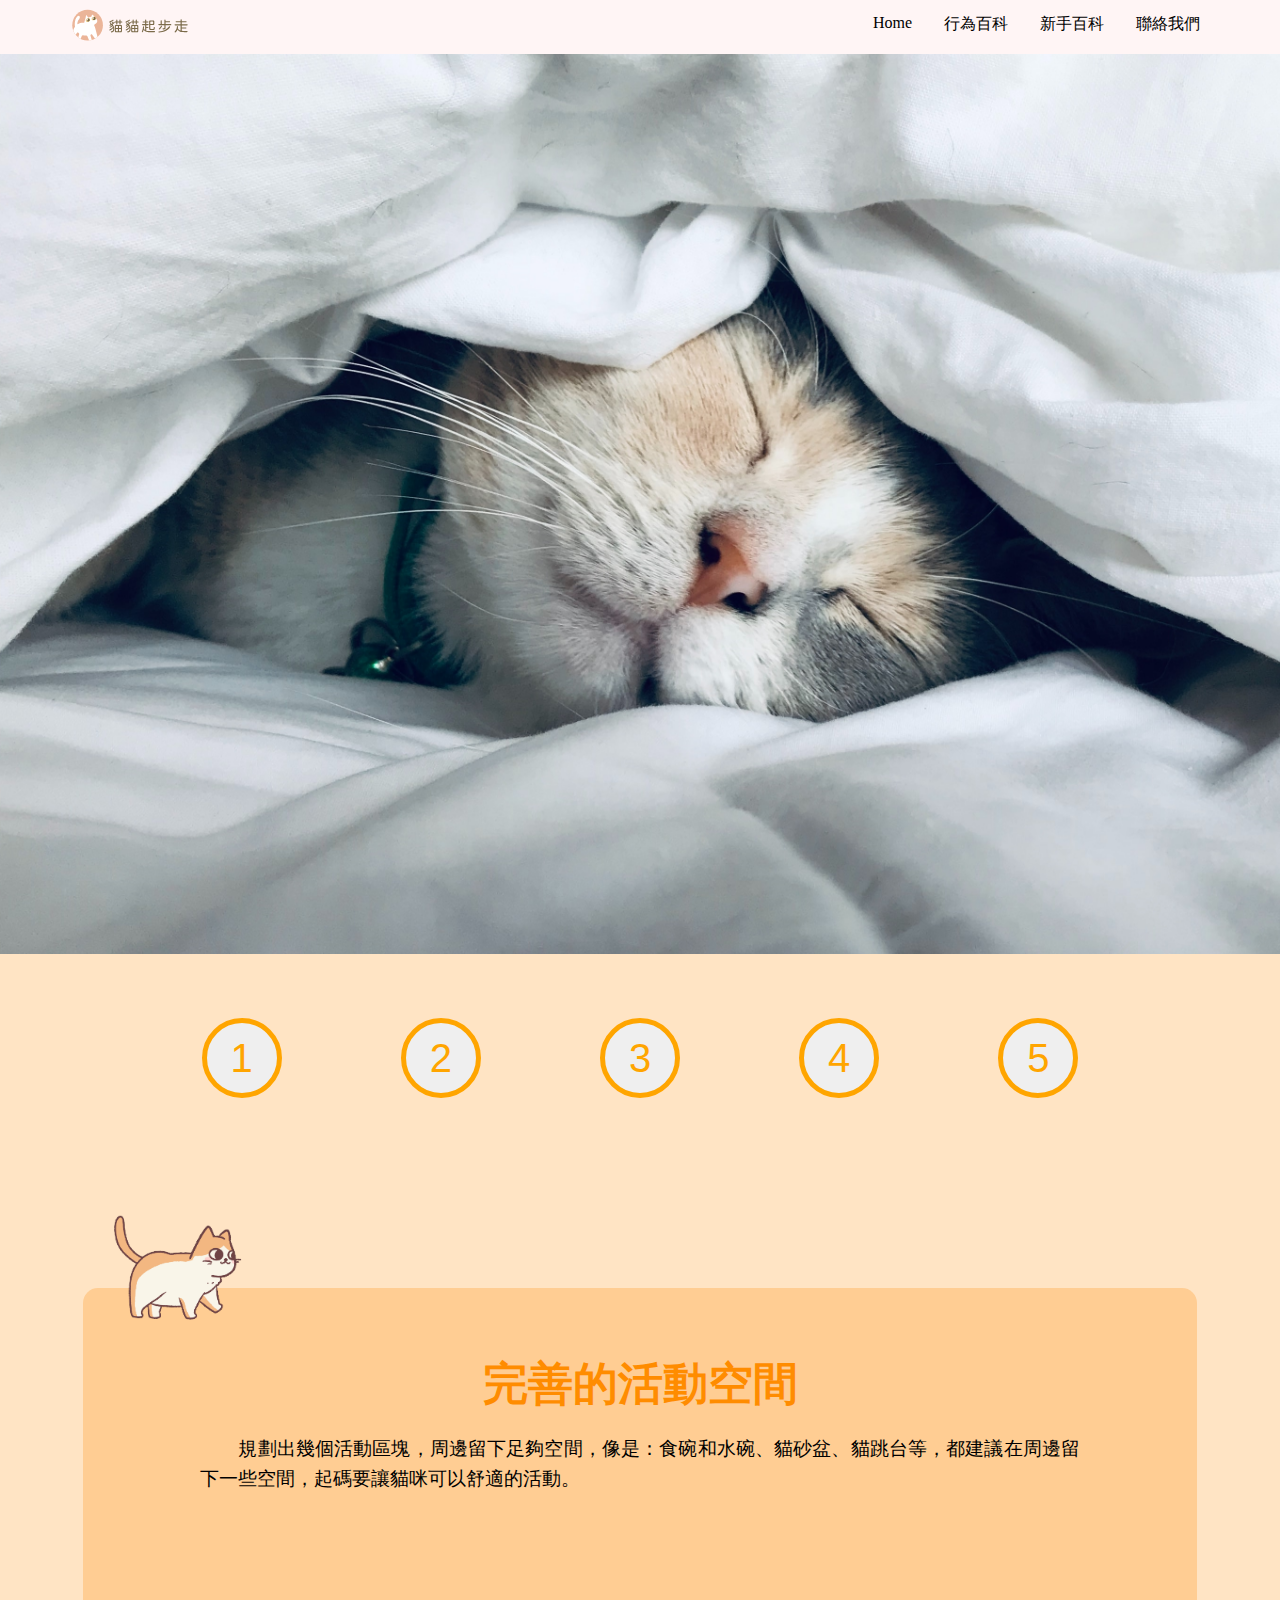
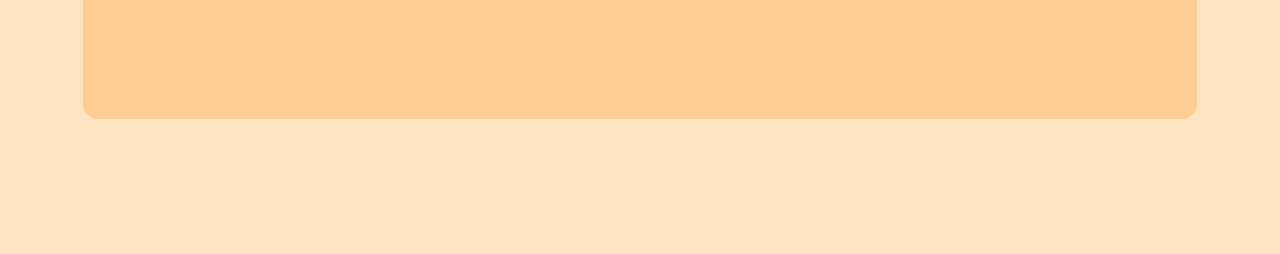
<file: environment/environment.html>
<html>

<head>
    <link rel="stylesheet" href="./environment.css">
   
</head>

<body>
    <div class="navbar">
        <a href="../index.html"id="logo"><img src="../image/logo.svg" href="../index.html" >het</a>
        <a href="../contact/index.html">聯絡我們</a>
        <div class="dropdown">
          <button class="dropbtn">新手百科
            <i class="fa fa-caret-down"></i>
          </button>
          <div class="dropdown-content">
            <a href="../mood/mood.html">貓咪情緒</a>
            <a href="../behavior/behavior.html">貓咪行為</a>
            <a href="../discipline/reaction.html">貓咪管教</a>
          </div>
        </div>
        <div class="dropdown">
          <button class="dropbtn">行為百科
            <i class="fa fa-caret-down"></i>
          </button>
          <div class="dropdown-content">
            <a href="../Daily/Daily.html">日用品</a>
            <a href="../environment/environment.html">環境篇</a>
          </div>
        </div>
        <a href="../index.html">Home</a>
      </div>
    <div class="full"></div>
    <div id="main" class="container">
        <div class="left">
            <img src="cat.jpeg" alt="Sleeping Cat zzZ">
        </div>
        <div class="right fade-in">
            <h2 id="h2_o">新手貓奴養貓須知<span id="orange">環境篇</span></h2>
            <p>養貓咪是一個重要的決定，貓咪的壽命大約在10-15年左右，為一個生命負起責任需要萬全的準備。</p>
            <p>貓咪是非常重視環境的動物，好的生活空間可以使牠們更快地適應。</p>
        </div>
    </div>
    <div class="container2">
        <div id="list">
            <button onclick="moveCatToButton(event,1)">1</button>
            <button onclick="moveCatToButton(event,2)">2</button>
            <button onclick="moveCatToButton(event,3)">3</button>
            <button onclick="moveCatToButton(event,4)">4</button>
            <button onclick="moveCatToButton(event,5)">5</button>
        </div>
        <div id="catgif">
            <img src="cat.gif">
        </div>
        <div id="content">
            <h2 id="title">完善的活動空間</h2>
            <p id="detail">規劃出幾個活動區塊，周邊留下足夠空間，像是：食碗和水碗、貓砂盆、貓跳台等，都建議在周邊留下一些空間，起碼要讓貓咪可以舒適的活動。</p>
        </div>

    </div>


    <script>
        let initialCatPosition = 0;
        let initialWindowWidth = window.innerWidth;
        let previousButtonIndex = 0; 

        function moveCatToButton(event, buttonIndex) {
            const title = document.getElementById('title');
            const detail = document.getElementById('detail');
            switch (buttonIndex) {
                case 1:
                    title.textContent = "完善的活動空間";
                    detail.textContent = "規劃出幾個活動區塊，周邊留下足夠空間，像是：食碗和水碗、貓砂盆、貓跳台等，都建議在周邊留下一些空間，起碼要讓貓咪可以舒適的活動。";
                    
                    break;
                case 2:
                    title.textContent = "貓砂盆、食碗、水碗要分開擺放";
                    detail.textContent = "貓砂盆不要放在食碗或水碗旁邊，因為這等於叫貓咪在廁所旁邊吃飯喝水，其實對於貓咪來說會不太舒服。食碗和水碗也盡量分開擺放，以免飲水被感染導致貓咪不喝水。";
                    break;
                case 3:
                    title.textContent = "更換窗簾、沙發、地毯等家具設備";
                    detail.textContent = "窗簾和沙發都可以使用貓抓布或貓抓皮，這種材質的布料因為耐磨擦，可以降低貓咪抓咬的慾望，使用寵物地毯也可以降低貓咪跳躍到地板上的傷害。";
                    break;
                case 4:
                    title.textContent = "保持環境和物品的潔淨";
                    detail.textContent = "貓咪是很愛乾淨的動物，如果食碗或水碗被汙染，貓咪可能會不吃不喝，也會拒絕在骯髒的貓砂盆內上廁所，導致影響健康，不乾淨的環境也會容易染上寄生蟲。";
                    break;
                case 5:
                    title.textContent = "保護措施要做好";
                    detail.textContent = "新來的貓咪可能會害怕環境而想要逃家，所以如果家中有對外窗，要特別做好防護措施加裝防護網，避免貓咪跳出窗外受傷或失蹤。";
                    break;
            }



            const button = event.target;
            const cat = document.querySelector('#catgif img');

            const buttonX = button.getBoundingClientRect().left;
            const catX = cat.getBoundingClientRect().left;
            const catWidth = cat.clientWidth;

            const catTargetX = buttonX - catWidth / 2;
            const direction = catX < buttonX ? 'right' : 'left';

            cat.style.left = `${catTargetX}px`;

            if (direction === 'right') {
                cat.classList.remove('flip-horizontal');
            } else {
                cat.classList.add('flip-horizontal');
            }

            previousButtonIndex = buttonIndex;
        }

        function adjustCatPosition() {
            const cat = document.querySelector('#catgif img');
            const catWidth = cat.clientWidth;

            const windowWidth = window.innerWidth;


            if (previousButtonIndex) {
                const buttons = document.querySelectorAll('#list button');
                const button = buttons[previousButtonIndex - 1];
                const buttonX = button.getBoundingClientRect().left;
                const buttonWidth = button.clientWidth;

                const catPosition = (buttonX + buttonWidth / 2 - catWidth / 2) / windowWidth * 100;
                cat.style.left = `${catPosition}%`;
            }
        }



        window.addEventListener('resize', adjustCatPosition);

    </script>
</body>

</html>
</file>
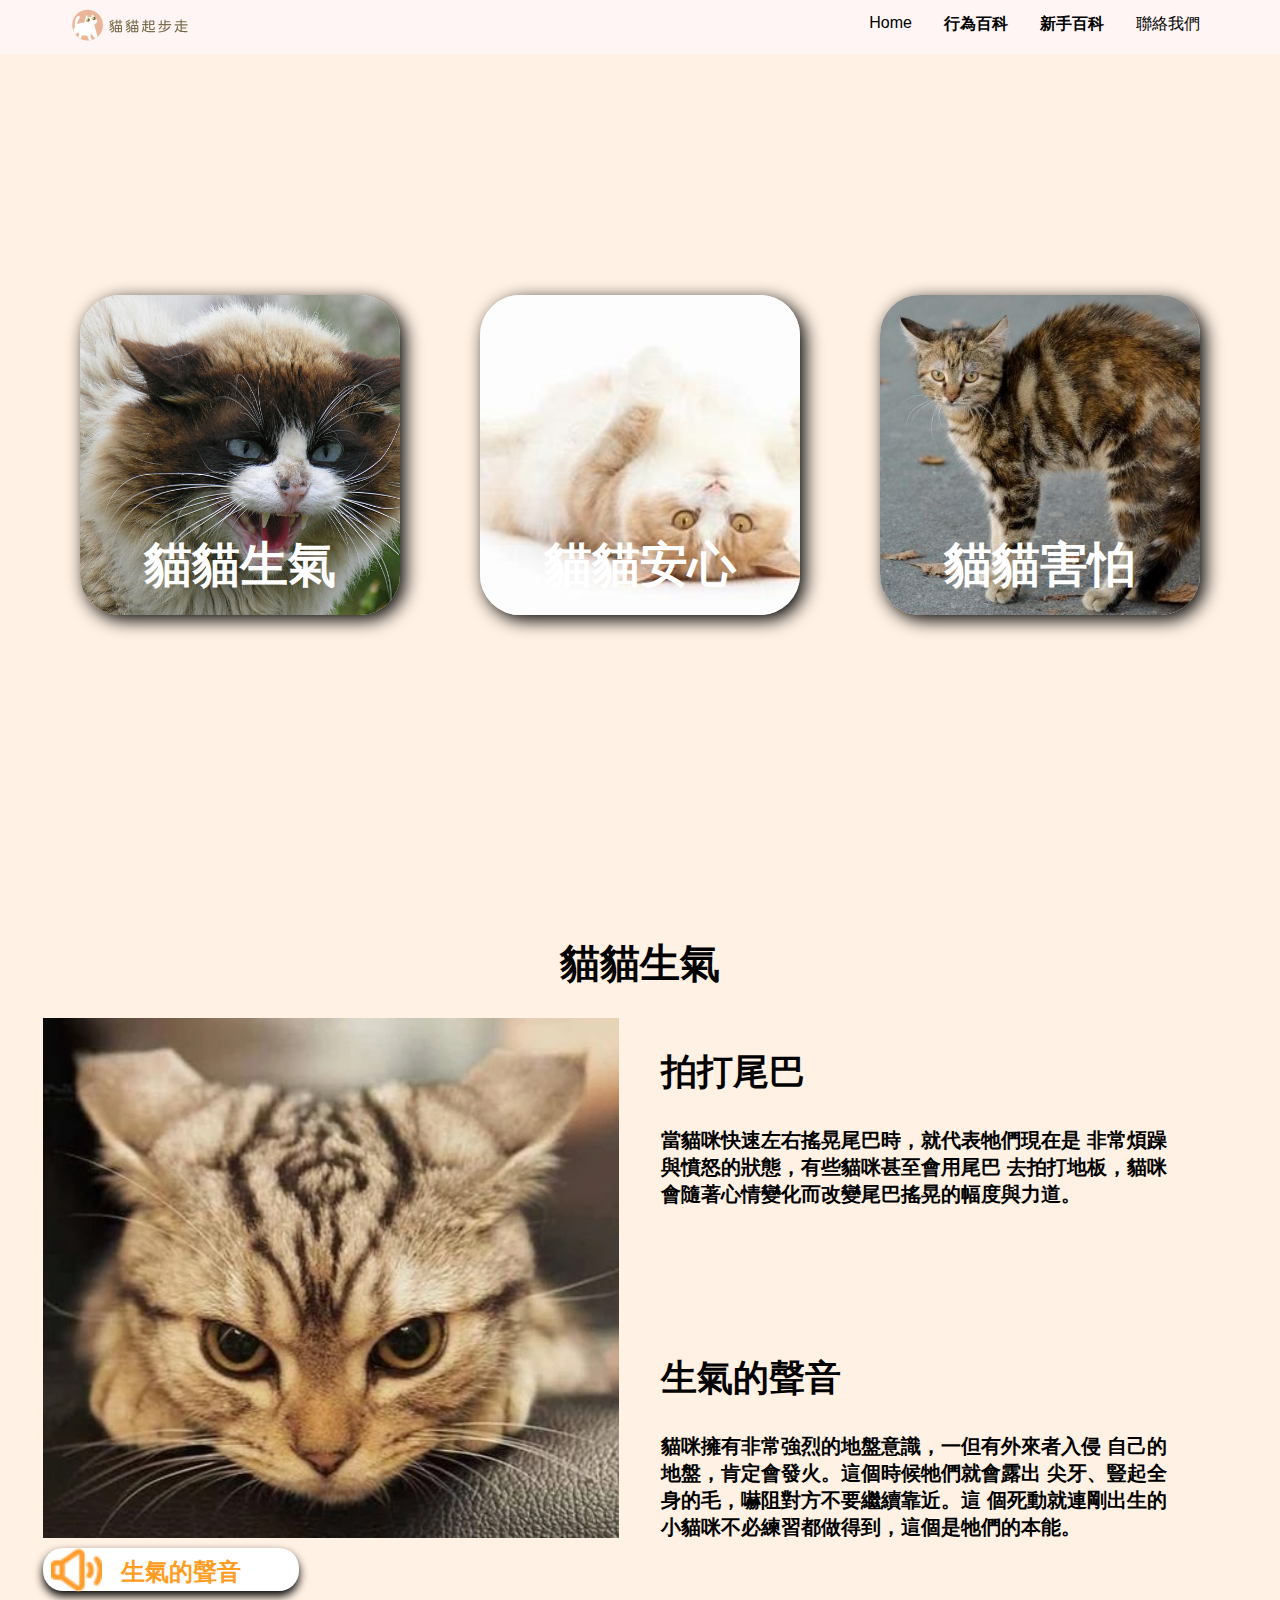
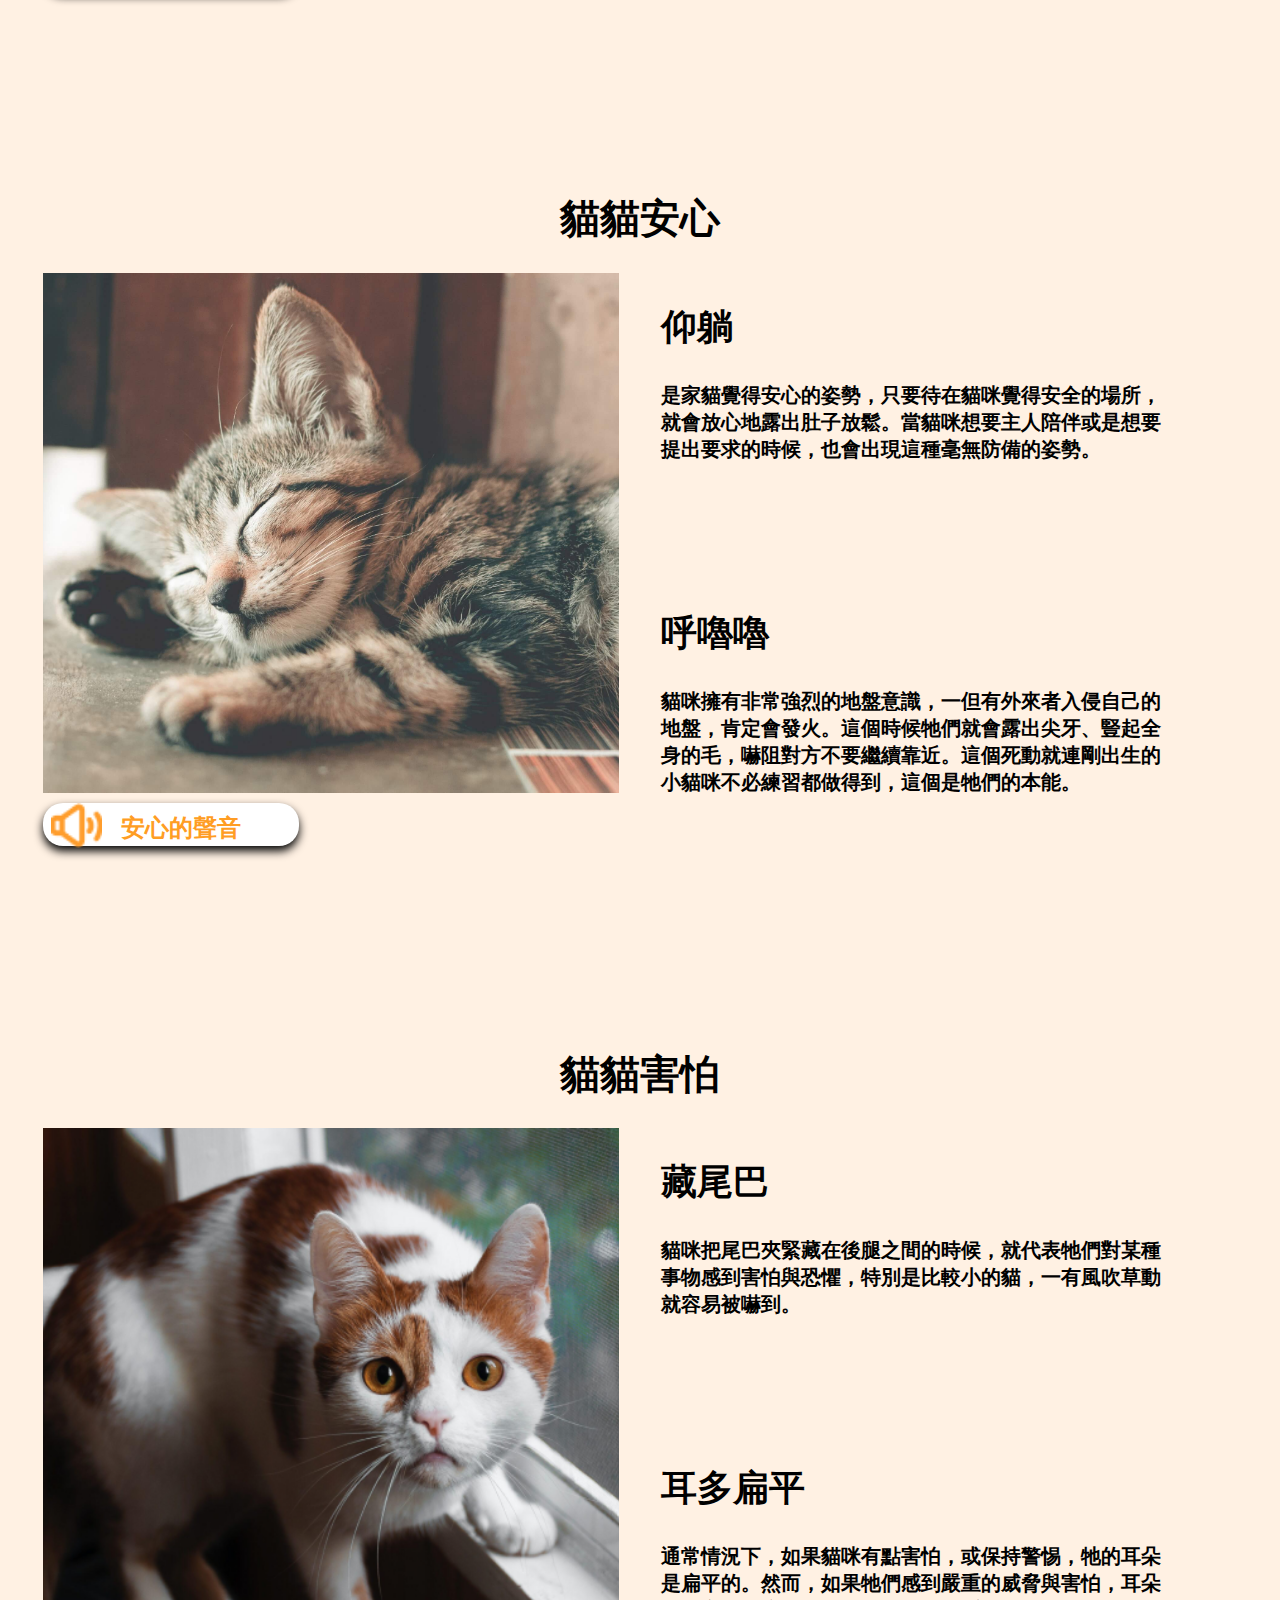
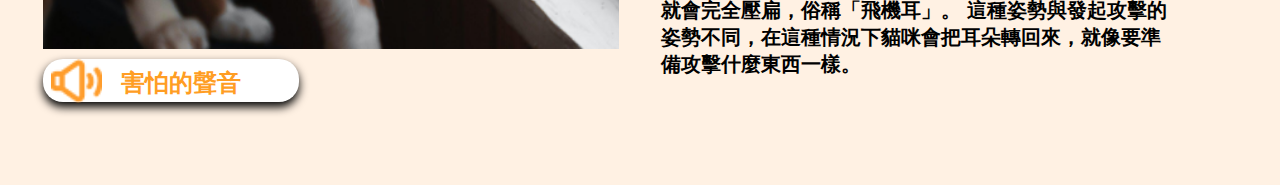
<file: mood/mood.html>
<!DOCTYPE html>
<html lang="en">
<head>
    <meta charset="UTF-8">
    <meta http-equiv="X-UA-Compatible" content="IE=edge">
    <meta name="viewport" content="width=device-width, initial-scale=1.0">
    <link rel="stylesheet" href="mood.css">
    <title>Document</title>
</head>
<body>
    <div class="navbar">
        <a href="../index.html"id="logo"><img src="../image/logo.svg" href="../index.html" >het</a>
        <a href="../contact/index.html">聯絡我們</a>
        <div class="dropdown">
          <button class="dropbtn">新手百科
            <i class="fa fa-caret-down"></i>
          </button>
          <div class="dropdown-content">
            <a href="../mood/mood.html">貓咪情緒</a>
            <a href="../behavior/behavior.html">貓咪行為</a>
            <a href="../discipline/reaction.html">貓咪管教</a>
          </div>
        </div>
        <div class="dropdown">
          <button class="dropbtn">行為百科
            <i class="fa fa-caret-down"></i>
          </button>
          <div class="dropdown-content">
            <a href="../Daily/Daily.html">日用品</a>
            <a href="../environment/environment.html">環境篇</a>
          </div>
        </div>
        <a href="../index.html">Home</a>
      </div>
      <div class="container_grid">
        <div class="item-1">
            <div class="item-grid-1 img-1" id="img_hover1">
                <div class="img_overlay">
                    <p class="img_text">貓貓生氣</p>
                </div>
            </div>
            <div class="item-grid-1 img-2" id="img_hover2">
                <div class="img_overlay">
                    <p class="img_text">貓貓安心</p>
                </div>
            </div>
            <div class="item-grid-1 img-3" id="img_hover3">
                <div class="img_overlay">
                    <p class="img_text">貓貓害怕</p>
                </div>
            </div>
            <div class="img_up" id="img_text1">如何看出貓咪放出的警告訊息？</div>
            <div class="img_up" id="img_text2">其實這些都是貓咪信任你的表現！</div>
            <div class="img_up" id="img_text3">清楚了解貓咪的害怕的模樣才能防止貓咪持續害怕變成驚恐。</div>
        </div>
        <div class="item-grid">
            <h1>貓貓生氣</h1>
            <div id="invisable0" class="hover_img0"></div>
            <div class="item">
                <div class="items-0-img">
                    <div class="s">
                        <img src="./image/0.jpeg" alt=""> 
                    </div>      
                    <div class="sound_1"> 
                        <div class="sound_img"><img src="./image/Vector.png" alt=""></div>      
                        <div class="sound_img"><button id="playButton">生氣的聲音</button></div>  
                        <audio id="audio" src="./sound/cat_angry.wav"></audio>
                    </div> 
                </div>
                <div class="items-text">
                    <div class="text">
                        <h2>拍打尾巴</h2>
                        <p>當貓咪快速左右搖晃尾巴時，就代表牠們現在是
                            非常煩躁與憤怒的狀態，有些貓咪甚至會用尾巴
                            去拍打地板，貓咪會隨著心情變化而改變尾巴搖晃的幅度與力道。</p>
                    </div>
                    <div class="text">
                        <h2>生氣的聲音</h2>
                        <p>貓咪擁有非常強烈的地盤意識，一但有外來者入侵
                            自己的地盤，肯定會發火。這個時候牠們就會露出
                            尖牙、豎起全身的毛，嚇阻對方不要繼續靠近。這
                            個死動就連剛出生的小貓咪不必練習都做得到，這個是牠們的本能。</p>
                    </div>
                </div>
            </div>            
        </div>
        <div class="item-grid">
            <div id="invisable1" class="hover_img1"></div>
            <h1>貓貓安心</h1>
            <div class="item">
                <div class="items-0-img">
                    <div class="s">
                        <img src="./image/1.jpg" alt=""> 
                    </div>      
                    <div class="sound_1"> 
                        <div class="sound_img"><img src="./image/Vector.png" alt=""></div>      
                        <div class="sound_img"><button id="playButton02">安心的聲音</button></div>  
                        <audio id="audio02" src="./sound/cat_purr.wav"></audio>
                    </div> 
                </div>
                <div class="items-text">
                    <div class="text">
                        <h2>仰躺</h2>
                        <p>是家貓覺得安心的姿勢，只要待在貓咪覺得安全的場所，就會放心地露出肚子放鬆。當貓咪想要主人陪伴或是想要提出要求的時候，也會出現這種毫無防備的姿勢。</p>
                    </div>
                    <div class="text">
                        <h2>呼嚕嚕</h2>
                        <p>貓咪擁有非常強烈的地盤意識，一但有外來者入侵自己的地盤，肯定會發火。這個時候牠們就會露出尖牙、豎起全身的毛，嚇阻對方不要繼續靠近。這個死動就連剛出生的小貓咪不必練習都做得到，這個是牠們的本能。</p>
                    </div>
                </div>
            </div>            
        </div>
        <div class="item-grid">
            <div id="invisable2" class="hover_img2"></div>
            <h1>貓貓害怕</h1>
            <div class="item">
                <div class="items-0-img">
                    <div class="s">
                        <img src="./image/2.png" alt=""> 
                    </div>      
                    <div class="sound_1"> 
                        <div class="sound_img"><img src="./image/Vector.png" alt=""></div>      
                        <div class="sound_img"><button id="playButton03">害怕的聲音</button></div>  
                        <audio id="audio03" src="./sound/cat_scary.wav"></audio>
                    </div> 
                </div>
                <div class="items-text">
                    <div class="text">
                        <h2>藏尾巴</h2>
                        <p>貓咪把尾巴夾緊藏在後腿之間的時候，就代表牠們對某種事物感到害怕與恐懼，特別是比較小的貓，一有風吹草動就容易被嚇到。</p>
                    </div>
                    <div class="text">
                        <h2>耳多扁平</h2>
                        <p>通常情況下，如果貓咪有點害怕，或保持警惕，牠的耳朵是扁平的。然而，如果牠們感到嚴重的威脅與害怕，耳朵就會完全壓扁，俗稱「飛機耳」。
                            這種姿勢與發起攻擊的姿勢不同，在這種情況下貓咪會把耳朵轉回來，就像要準備攻擊什麼東西一樣。</p>
                    </div>
                </div>
            </div>            
        </div>
      </div>
      <script>  
        var audio = document.getElementById('audio');
        var playButton = document.getElementById('playButton');

        playButton.addEventListener('click', function() {
            if (audio.paused) {
                audio.play();
            } else {
                audio.pause();
                audio.currentTime = 0; // 將播放時間重設為0，以便下次點擊時重新播放
            }
            });

        var audio02 = document.getElementById('audio02');
        var playButton02 = document.getElementById('playButton02');

        playButton02.addEventListener('click', function() {
            if (audio02.paused) {
                audio02.play();
            } else {
                audio02.pause();
                audio02.currentTime = 0; // 將播放時間重設為0，以便下次點擊時重新播放
            }
            });

        var audio03 = document.getElementById('audio03');
        var playButton03 = document.getElementById('playButton03');

        playButton03.addEventListener('click', function() {
            if (audio03.paused) {
                audio03.play();
            } else {
                audio03.pause();
                audio03.currentTime = 0; // 將播放時間重設為0，以便下次點擊時重新播放
            }
            });
        function scrolldiv(val) {
            const collection = document.getElementsByClassName("item-grid")
            window.scrollTo(0,findPosition(collection[val]))
            let image = document.getElementById(`invisable${val}`)

            let text = document.getElementsByClassName('items-text')
            text[val] .classList.add("text_animation");

            image.classList.add("full");
        }    
        function findPosition(obj) {
                var currenttop = 0;
                if (obj.offsetParent) {
                    do {
                        currenttop += obj.offsetTop;
                    } while ((obj = obj.offsetParent));
                    return [currenttop-100]; 
                    // 調整滑進的視窗大小
                }
            }        
        document.getElementById('img_hover1').
            addEventListener('click',function(event){
                scrolldiv(0)
            });
        document.getElementById('img_hover2').
            addEventListener('click',function(event){
                scrolldiv(1)
            });
        document.getElementById('img_hover3').
            addEventListener('click',function(event){
                scrolldiv(2)
            });
      </script>
</body>
</html>
</file>
<file: index.css>
@import url("https://fonts.googleapis.com/css2?family=Noto+Sans+TC:wght@100;400;700;900&display=swap");

html {
  margin: 0;
  padding: 0;
  --bar-height: 15vh;
  --extra-space: 30px;
}

*::-webkit-scrollbar {
  width: 4px;
}

*::-webkit-scrollbar-track {
  background: #fff1e3;
}

*::-webkit-scrollbar-thumb {
  background-color: #95c2ea;
  border-radius: 10px;
  border: 3px none #ffffff;
}

:root {
  --CARD-SIZE: 3;
}

body {
  background-color: #fff1e3;
  font-size: 16px;
  font-weight: 400;
  margin: 0;
  padding: 0;
  font-family: "Noto Sans TC", sans-serif;
}

#wrapper {

  overflow: scroll;
  overflow-x: hidden;
  scroll-snap-type: y mandatory;
  /* Reserve space for header and additional space so above page are visible a bit*/
  /* scroll-padding-top: calc(var(--bar-height));
  scroll-padding-top: calc(var(--bar-height) + var(--extra-space)); */
  position: absolute;
  top: 0;
  bottom: 0;
  left: 0;
  right: 0;
  /* padding: var(--bar-height) 0 0 0; */
  /* Enable Safari touch scrolling physics which is needed for scroll snap */
  -webkit-overflow-scrolling: touch;
}

.Myfont {
  font-family: 'Inter';
  font-style: normal;
  font-weight: 400;
  font-size: 1em;
  line-height: 19px;
}

.EachPage {
  scroll-snap-align: start;
  height: 100vh;
  min-height: 100svh;
  display: flex;
  flex-direction: column;
}

  #logo{
    height: 100%;
    float: left;
  }
  #logo:hover{
   background-color:#fff5f5; 
  }
  #logo img{
    width: 100px;
    scale: 3.2;
    object-fit: scale-down;
    height: 100%;
    transform: translateY(-0.45vh);
  }
.navbar {
  overflow: hidden;
  background-color: #333;
  position: sticky;
  z-index: 1000;
  background-color: #fff5f5;
  padding-inline: 5% 5%;
  height: 6vh;
  height: 6svh;
}


.navbar a {
  float: right;
  direction: ltr;   
  font-size: 16px;
  color: black;
  text-align: center;
  padding: 14px 16px;
  text-decoration: none;
}

.dropdown {
  direction: ltr;   
  float: right;
  overflow: hidden;
}

.dropdown .dropbtn {
  font-size: 16px;  
  border: none;
  outline: none;
  color: black;
  padding: 14px 16px;
  background-color: inherit;
  font-family: inherit;
  margin: 0;
}


.dropdown-content {
  display: none;
  position: absolute;
  background-color: #f9f9f9;
  min-width: 160px;
  box-shadow: 0px 8px 16px 0px rgba(0,0,0,0.2);
  z-index: 1;
}

.dropdown-content a {
  float: none;
  color: black;
  padding: 12px 16px;
  text-decoration: none;
  display: block;
  text-align: left;
}
.navbar a:hover, .dropdown:hover .dropbtn {
  background-color:#ffcd93;
}

.dropdown-content a:hover {
  background-color: #ddd;
}

.dropdown:hover .dropdown-content {
  display: block;
  position: fixed;
}



/* #NavRight>div>div{
  visibility: hidden;
  position: absolute;
  background-color: #fff5f5;
   top: 5vh; 
}
#NavRight>div {
  position: relative;
  padding-right: 2em;
  flex-grow: 1;
  min-width: 64px;
  
} */

#Main_Sec1 {
  /* flex: 399; */
  /* height: 60%; */
  /* DONT PUT ANY HEIGHT IN SCROLL SNAP!!!!!!!! */
  display: flex;
  align-items: flex-end;
  justify-content: center;
  background-image: url(./Asset/image/Home_repeat.jpg);
  background-repeat: repeat;
}

#Main_Sec1>img {
  height: clamp(10vw + 10em, 15vw, 35vw + 20em);
  transform: translateY(25%);
}

#Main_Sec2 {
  flex: 300;
  display: flex;
  align-items: center;
  flex-direction: column;
  background-color: #ffcd93;
}

#Main_Sec2>h1 {
  font-size: 3em;
}

#Page1 #Main_Sec2 p {
  font-size: clamp(1.25rem, 0.9375rem + 1.6667vw, 1.875rem);
  text-align: center;
}

/* PAGE 2 CSS  */
#page2 {
  justify-content: flex-end;
}

#cardWrapp {
  flex: 2;
  font-size: clamp(2rem, 0.9375rem + 1.6667vw, 1.875rem);
  gap: 7vw;
  display: grid;
  grid-template-columns: repeat(var(--CARD-SIZE), minmax(15vw, 17vw));
  gap: 4ch;
  grid-template-rows: minmax(15vw, 17vw) 2vh;
  align-self: center;
}

#P2Sec1 {
  width: 100%;
  flex: 1;
  display: flex;
  justify-content: center;
  align-items: center;
}

.Card {
  border-radius: 10px;
  background-color: #b8b7b7;
  color: #ffffff;
  display: flex;
  justify-content: space-around;
  aspect-ratio: 1 / 1;
  align-items: flex-end;
}

.hidecard {
  /* display: none; */
  visibility: hidden;
  font-size: clamp(1rem, 0.9639rem + 0.2312vw, 1.25rem);
   color: #636363;
}

.Card:hover {
  background-color: #4a4a4a;
  opacity: 0.5;
}

.Card:hover>p {
  align-self: center;
}
#P2Card1{
  background-image: url(./Asset/image/Home_card1.jpg);
  background-repeat: no-repeat;
  background-size: cover;
}
#P2Card2{
  background-image: url(./Asset/image/Home_card2.jpg);
  background-repeat: no-repeat;
  background-size: cover;
}
#P2Card3{
  background-image: url(./Asset/image/Home_card3.jpg);
  background-repeat: no-repeat;
  background-size: cover;
}
/* BOX SHADOW LINK */
/* https://getcssscan.com/css-box-shadow-examples */
#P2Card1:hover~#CardHide1 {
  /* display: block; */
  visibility: visible;
 
}
#P2Card2:hover~#CardHide2 {
  visibility: visible;

}
#P2Card3:hover~#CardHide3 {
  visibility: visible;
 
}

/* #P2Card1:hover + #CardHide1{
   
} */
/* PAGE 2 END PAGE 3 START */

#Main_Sec1>svg {
  z-index: -5;
  float: right;
  transform: scale(1);
  transform: translateY(10.6vh);
  filter: invert(83%) sepia(24%) saturate(787%) hue-rotate(331deg) brightness(102%) contrast(101%);
}

#IMG2 {
  flex-basis: 30%;
  height: clamp(10vw + 10em, 15vw, 35vw + 20em);
}

.Page3Sec2 {
  display: flex;
  flex-direction: row;
  background-color: #ffcd93;
}

.Page3Sec2 p {
  font-size: clamp(1rem, 0.875rem + 0.6667vw, 1.25rem);
}

@media only screen and (max-width: 550px) {
  .Page3Sec2 {
    display: inline-block;
  }

  #page3 {
    transform: translateY(10vh);
  }
}

#page4 {
  justify-content: center;
  align-items: center;
}

.slider {
  width: 100vw;
  text-align: center;
  overflow: hidden;
}

.slides {
  display: flex;
  overflow-x: auto;
  scrollbar-color: rgba(255, 255, 255);
  gap: 25vw;
  scroll-snap-type: x mandatory;
  scroll-behavior: smooth;
  overflow-anchor: none;
}

.slides::-webkit-scrollbar {
  width: 10px;
  height: 10px;
}

.slides::-webkit-scrollbar-thumb {
  border-radius: 10px;
}

.slides::-webkit-scrollbar-track {
  background: transparent;
}

.slides>div {
  scroll-snap-align: start;
  flex-shrink: 0;
  width: 100vw;
  height: 90vh;
  display: flex;
  flex-direction: column;
  justify-content: center;
  align-items: center;
  font-size: calc(0.5rem + 1vw);
}

.slider>a {
  display: inline-flex;
  width: 2rem;
  height: 0.5rem;
  background: black;
  align-items: center;
  justify-content: center;
  position: relative;
}

.slider>a:active {
  top: 1px;
  color: #1c87c9;
}

.slider>a:focus {
  background: #eee;
}

.Eachslide>p {
  font-size: clamp(0.75rem, 0.7054rem + 0.2381vw, 1rem);
}

.imgShrink {
  /* height: clamp(10vw + 10em, 15vw , 25vw + 20em); */
  width: 208px;
  height: 208px;
}
</file>
<file: behavior/styles.css>
body {
    width: 100svw;
    min-width: fit-content;
    height: 2499px;
    margin: 0;
    padding: 0;
    background-color: #fff1e3;
    font-size: 16px;
    font-weight: 400;
    font-family: "Noto Sans TC", sans-serif;
  }
  #logo{
    height: 100%;
    float: left;
  }
  #logo:hover{
   background-color:#fff5f5; 
  }
  #logo img{
    width: 100px;
    scale: 3.2;
    object-fit: scale-down;
    height: 100%;
    transform: translateY(-0.45vh);
  }
.navbar {
  overflow: hidden;
  background-color: #333;
  position: sticky;
  z-index: 1000;
  background-color: #fff5f5;
  padding-inline: 5% 5%;
  height: 6vh;
  height: 6svh;
  top:0;
}


.navbar a {
  float: right;
  direction: ltr;   
  font-size: 16px;
  color: black;
  text-align: center;
  padding: 14px 16px;
  text-decoration: none;
}

.dropdown {
  direction: ltr;   
  float: right;
  overflow: hidden;
}

.dropdown .dropbtn {
  font-size: 16px;  
  border: none;
  outline: none;
  color: black;
  padding: 14px 16px;
  background-color: inherit;
  font-family: inherit;
  margin: 0;
}


.dropdown-content {
  display: none;
  position: absolute;
  background-color: #f9f9f9;
  min-width: 160px;
  box-shadow: 0px 8px 16px 0px rgba(0,0,0,0.2);
  z-index: 1;
}

.dropdown-content a {
  float: none;
  color: black;
  padding: 12px 16px;
  text-decoration: none;
  display: block;
  text-align: left;
}
.navbar a:hover, .dropdown:hover .dropbtn {
  background-color:#ffcd93;
}

.dropdown-content a:hover {
  background-color: #ddd;
}

.dropdown:hover .dropdown-content {
  display: block;
  position: fixed;
}
  .container{
    width: 100%;
    height: 2499px;
    display: grid;
    grid-template-rows: 1fr 1fr 1fr;
    align-content: center;
  }
  .item{
    display: grid;
    grid-template-columns: 1fr 1fr;
    align-items: center;
    grid-gap:20px;
  }
  h1{
    margin: 0 auto;
    font-size: 36px;
    font-weight: bolder
  }
  p{
    font-size: 20px;
    font-weight:600;
  }
  img{
    width: 90%;
  }     
  .item_img{
    text-align: center;
    height: 60%;     
  }
  .item_text{
    padding-right: 10%;
    height: 60%; 
  }
  @media (max-width: 607px){
    .item{
      grid-template-columns: 90%;
      grid-template-rows: 45% 45%;
    }
  }
</file>
<file: Daily/Daily.css>
@import url("https://fonts.googleapis.com/css2?family=Noto+Sans+TC:wght@100;400;700;900&display=swap");

html {
  height: 100%;
}

*::-webkit-scrollbar {
  width: 4px;
}

*::-webkit-scrollbar-track {
  background: #fff1e3;
}

*::-webkit-scrollbar-thumb {
  background-color: #95c2ea;
  border-radius: 10px;
  border: 3px none #ffffff;
}

:root {
  --CARD-SIZE: 3;
  --BG-URL:url(../Asset/image/Cardcat1.PNG);
}

body {
  width: 100svw;
  min-width: fit-content;
  height: 100svh;
  margin: 0;
  padding: 0;
  background-color: #fff1e3;
  font-size: 16px;
  font-weight: 400;
  font-family: "Noto Sans TC", sans-serif;
}

#wrapper {
  overflow-anchor: none;
  height: 100%;
  overflow-y: scroll;
  display: flex;
  flex-direction: column;
  box-sizing: border-box;
  scroll-snap-type: y mandatory;
}

.EachPage {
  min-height: 100svh;
  display: flex;
  flex-direction: column;
  scroll-snap-align: start;
}

 #logo{
    height: 100%;
    float: left;
  }
  #logo:hover{
   background-color:#fff5f5; 
  }
  #logo img{
    width: 100px;
    scale: 3.2;
    object-fit: scale-down;
    height: 100%;
    transform: translateY(-0.45vh);
  }
.navbar {
  overflow: hidden;
  background-color: #333;
  position: sticky;
  z-index: 1000;
  background-color: #fff5f5;
  padding-inline: 5% 5%;
  height: 6vh;
  height: 6svh;
}


.navbar a {
  float: right;
  direction: ltr;   
  font-size: 16px;
  color: black;
  text-align: center;
  padding: 14px 16px;
  text-decoration: none;
}

.dropdown {
  direction: ltr;   
  float: right;
  overflow: hidden;
}

.dropdown .dropbtn {
  font-size: 16px;  
  border: none;
  outline: none;
  color: black;
  padding: 14px 16px;
  background-color: inherit;
  font-family: inherit;
  margin: 0;
}


.dropdown-content {
  display: none;
  position: absolute;
  background-color: #f9f9f9;
  min-width: 160px;
  box-shadow: 0px 8px 16px 0px rgba(0,0,0,0.2);
  z-index: 1;
}

.dropdown-content a {
  float: none;
  color: black;
  padding: 12px 16px;
  text-decoration: none;
  display: block;
  text-align: left;
}
.navbar a:hover, .dropdown:hover .dropbtn {
  background-color:#ffcd93;
}

.dropdown-content a:hover {
  background-color: #ddd;
}

.dropdown:hover .dropdown-content {
  display: block;
  position: fixed;
}

#Page1 {
  flex-direction: row;
  gap: 5vw;
}

#Main_Sec1 {
  flex: 51;
  height: 100%;
  display: flex;
  align-items: flex-end;
  justify-content: center;
}

#Main_Sec1>img {
  height: 100%;
  width: 100%;
  object-fit: cover;
}

#Main_Sec2 {
  flex: 48;
  display: flex;
  align-items: flex-start;
  justify-content: center;
  flex-direction: column;
}

#Main_Sec2>h1 {

  font-size: clamp(2.2rem, -0.0922rem + 2.5vw, 4.75rem);
  line-height: 2.9em;
  font-weight: 500;
}

#Main_Sec2 h1 span {
  font-size: clamp(1.4rem, -0.0922rem + 1.75vw, 3.75rem);
  font-weight: 600;
  letter-spacing: 0.065em;
  color: #CE9255;

}

#Main_Sec2>p {
  width: 85%;
  /* font-size: clamp(1rem,calc(0.3497rem + 4.1618vw), 5.5rem); */
  font-size: clamp(1rem, -0.0922rem + 1.75vw, 3.5rem);
  /* font-size: clamp(1rem, -0.0922rem + 6.9903vw, 5.5rem); */
}

/* PAGE 2 CSS  */
#page2 {
  align-items: center;
  justify-content: flex-end;
}

#cardWrapp {
  flex: 2;
  font-size: clamp(2rem, 0.9375rem + 1.6667vw, 1.875rem);
  gap: 7vw;
  display: grid;
  grid-template-columns: repeat(var(--CARD-SIZE), minmax(15vw, 17vw));
  gap: 4ch;
  grid-template-rows: minmax(15vw, 17vw) 2vh;
  align-self: center;
}
.Card p {
  margin: 0;
  padding: 0;
  font-size: clamp(0.75rem, 0.4971rem + 1.6185vw, 2.5rem);
}
#P2Sec1 {
  width: 100%;
  flex: 1;
  display: flex;
  justify-content: center;
  align-items: center;
}

.Card {
   border-radius: 10px;
  background-color: #b8b7b7;
  color: #ffffff;
  display: flex;
  flex-direction: column;
  justify-content: end;
  /* aspect-ratio: 1 / 1; */
  align-items: center;
}

.hidecard {
  visibility: hidden;
  font-size: clamp(1rem, 0.9639rem + 0.2312vw, 1.25rem);
   color: #636363;
}

.Card:hover {
  background-color: #4a4a4a;
  opacity: 0.5;
  justify-content: center;
}

.Card:hover>p {
  align-self: center;
}
.Card:hover::before{
 background-image: var(--BG-URL);
    top: 30px;
    height: 12vw;
    width: 12vw;
    background-size: cover;
    /* background-color: red; */
    content: '';
    /* align-self: center; */
    justify-self: flex-end;
    position: relative;
    top: calc(-17vw / 2 - 0.75vw);
    
}
#P2Card1{
  background-image: url(./Asset/image/Home_card1.jpg);
  background-repeat: no-repeat;
  background-size: cover;
}
#P2Card2{
  background-image: url(./Asset/image/Home_card2.jpg);
  background-repeat: no-repeat;
  background-size: cover;
}
#P2Card3{
  background-image: url(./Asset/image/Home_card3.jpg);
  background-repeat: no-repeat;
  background-size: cover;
}

#P2Card1:hover~#CardHide1 {
  visibility: visible;
}
#P2Card2:hover~#CardHide2 {
  visibility: visible;
}
#P2Card3:hover~#CardHide3 {
  visibility: visible;
}
#P2Card4:hover~#CardHide4 {
  visibility: visible;
}

/* #P2Card1:hover + #CardHide1{
   
} */
/* PAGE 2 END PAGE 3 START */

#Main_Sec1>svg {
  z-index: -5;
  float: right;
  transform: scale(1);
  transform: translateY(10.6vh);
  filter: invert(83%) sepia(24%) saturate(787%) hue-rotate(331deg) brightness(102%) contrast(101%);
}

#IMG2 {
  height: 45svh;
  transform: translateY(10px);
  clip-path: polygon(40% 0, 85% 0, 85% 100%, 40% 100%);
}

/*  page5 start*/
#page5 {
  align-items: center;
  justify-content: flex-end;
  --CARD-SIZE: 4;
}

/* page5 end */
/* page6 start */
#page6 {
  flex-direction: row;
  align-items: center;
  justify-content: center;
}

#page6 h2 {
  font-size: clamp(2.2rem, -0.0922rem + 2.5vw, 4.75rem);
  writing-mode: vertical-rl;
  text-orientation: upright;
}

#page6 .content h3 {
  font-size: clamp(1.2rem, -0.0922rem + 1.25vw, 3.75rem);
  writing-mode: vertical-rl;
  text-orientation: upright;
  background-color: #FFE1C2;
  height: inherit;
  margin: 0;
  border-radius: 10px;
}

#page6 .content p {
  visibility: hidden;
}

#page6 .content:hover p {
  visibility: visible;
  font-size: clamp(1.4rem, -0.0922rem + 1.75vw, 3.75rem);
}

#gallery {
  width: 90%;
  height: 55vh;
  display: flex;
  justify-content: center;
  align-items: center;
}

.content {
  position: relative;
  width: 15%;
  height: inherit;
  border-radius: 20px;
  opacity: 0.75;
  transition: width 2.5s, opacity 2s, bottom 2s;
  background-color: #fff;
  display: flex;
  flex-direction: row;
}

.content:hover {
  cursor: pointer;
  opacity: 1;
  width: 100%;
  bottom: 5%;
}
</file>
<file: discipline/reaction.css>
@import url("https://fonts.googleapis.com/css2?family=Noto+Sans+TC:wght@100;400;700;900&display=swap");

html {
  height: 100%;
}

*::-webkit-scrollbar {
  width: 4px;
}

*::-webkit-scrollbar-track {
  background: #fff1e3;
}

*::-webkit-scrollbar-thumb {
  background-color: #95c2ea;
  border-radius: 10px;
  border: 3px none #ffffff;
}
:root{
  --CARD-SIZE: 2;
}
body {
  width: 100svw;
  min-width: fit-content;
  height: 100svh;
  margin: 0;
  padding: 0;
  background-color: #fff1e3;
  /* font-size: 16px; */
  font-weight: 400;
  font-family: "Noto Sans TC", sans-serif;
}

#wrapper {
  background-color: #fff1e3;
  overflow-anchor: none;
  height: 100%;
  overflow-y: scroll;
  display: flex;
  flex-direction: column;
  box-sizing: border-box;
  scroll-snap-type: y mandatory;
}

.EachPage {
  min-height: 100svh;
  display: flex;
  flex-direction: column;
  scroll-snap-align: start;
}

#logo{
  height: 100%;
  float: left;
}
#logo:hover{
 background-color:#fff5f5; 
}
#logo img{
  width: 100px;
  object-fit: cover;
  height: 100%;
  transform: translateY(-0.45vh);
}
.navbar1 {
overflow: hidden;
background-color: #333;
position: sticky;
z-index: 1000;
background-color: #fff5f5;
padding-inline: 5% 5%;
height: 6vh;
height: 6svh;
top:0;
}


.navbar1 a {
float: right;
direction: ltr;   
font-size: 16px;
color: black;
text-align: center;
padding: 14px 16px;
text-decoration: none;
}

.dropdown {
direction: ltr;   
float: right;
overflow: hidden;
}

.dropdown .dropbtn {
font-size: 16px;  
border: none;
outline: none;
color: black;
padding: 14px 16px;
background-color: inherit;
font-family: inherit;
margin: 0;
}


.dropdown-content {
display: none;
position: absolute;
background-color: #f9f9f9;
min-width: 160px;
box-shadow: 0px 8px 16px 0px rgba(0,0,0,0.2);
z-index: 1;
}

.dropdown-content a {
float: none;
color: black;
padding: 12px 16px;
text-decoration: none;
display: block;
text-align: left;
}
.navbar1 a:hover, .dropdown:hover .dropbtn {
background-color:#ffcd93;
}

.dropdown-content a:hover {
background-color: #ddd;
}

.dropdown:hover .dropdown-content {
display: block;
position: fixed;
}

/* page1 start */
#page1 {
  align-items: center;
  justify-content: flex-end;
}

#cardWrapp {
  flex: 2;
  font-size: 2em;
  gap: 7vw;
  display: grid;
  grid-template-columns: repeat(var(--CARD-SIZE),15vw);
  grid-template-rows: 15vw 3em;
}

#P1Sec1 {
  width: 100%;
  flex: 1;
  display: flex;
  justify-content: center;
  align-items: center;
}

#P1Sec1 h3 {
  margin-top: auto;
}

.Card {
  border-radius: 45px;
  /* background-color: #b8b7b7; */
  color: #ffffff;
  display: flex;
  justify-content: space-around;
  align-items: flex-end;
  font-size: clamp(1rem, -0.0922rem + 1.75vw, 3.5rem);
}

#P1Card1 {
  background-image: url(./img/錯誤管教1.jpeg);
  background-size: cover;
}

#P1Card2 {
  background-image: url(./img/錯誤管教2.jpeg);
  background-size: cover;
}

.hidecard {
  display: none;
  width: 15vw;
  font-size: clamp(0.8rem, -0.0922rem + 1.15vw, 3.1rem);
}

.Card:hover {
  opacity: 0.5;
}

.Card:hover>p {
  align-self: center;
}

#P1Card1:hover~#CardHide1 {
  display: block;
  color:#000000;
}

#P1Card2:hover~#CardHide2{
  display: block;
  color: #000000;
  grid-column-start: 2;
  grid-column-end: 3;
  grid-row-start: 2;
  grid-row-end: 3;
}

/* page1 end */
/* page2 start */
#P2Sec1 {
  width: 100%;
  margin-top: 170px;
}

#P2Sec1 h3 {
  text-align: center;
}

.accordion {
  width: 949px;
  height: 78px;
  margin-left: auto;
  margin-right: auto;
  background-color: #ffcd93;
}

.accordion-button:hover {
  background-color: #ffcd93;
  color: rgb(255, 140, 0);
  font-weight: bold;
  letter-spacing: 0.29em;
}

button {
  font-size: 25px;
  border-radius: 16px;
  border-bottom: 1px solid black;
  cursor: pointer;
}
/* page2 end */
/*  page3 start*/
#P3Sec1 {
  width: 100%;
  margin-top: 420px;
}

#P3Sec1 h3 {
  text-align: center;
}
/* page3 end */
</file>
<file: environment/environment.css>
body {
    margin: 0;
    background-color: bisque;
    font-family: jf open 粉圓 1.1,微軟正黑體,;
}
#logo{
    height: 100%;
    float: left;
  }
  #logo:hover{
   background-color:#fff5f5; 
  }
  #logo img{
    width: 100px;
    scale: 3.2;
    object-fit: scale-down;
    height: 100%;
    transform: translateY(-0.45vh);
  }
.navbar {
  overflow: hidden;
  background-color: #333;
  position: sticky;
  z-index: 1000;
  background-color: #fff5f5;
  padding-inline: 5% 5%;
  height: 6vh;
  height: 6svh;
  top:0;
}


.navbar a {
  float: right;
  direction: ltr;   
  font-size: 16px;
  color: black;
  text-align: center;
  padding: 14px 16px;
  text-decoration: none;
}

.dropdown {
  direction: ltr;   
  float: right;
  overflow: hidden;
}

.dropdown .dropbtn {
  font-size: 16px;  
  border: none;
  outline: none;
  color: black;
  padding: 14px 16px;
  background-color: inherit;
  font-family: inherit;
  margin: 0;
}


.dropdown-content {
  display: none;
  position: absolute;
  background-color: #f9f9f9;
  min-width: 160px;
  box-shadow: 0px 8px 16px 0px rgba(0,0,0,0.2);
  z-index: 1;
}

.dropdown-content a {
  float: none;
  color: black;
  padding: 12px 16px;
  text-decoration: none;
  display: block;
  text-align: left;
}
.navbar a:hover, .dropdown:hover .dropbtn {
  background-color:#ffcd93;
}

.dropdown-content a:hover {
  background-color: #ddd;
}

.dropdown:hover .dropdown-content {
  display: block;
  position: fixed;
}

.left img {
    max-height: 100%;
    width: auto;
    height: auto;
    float: left;
    border-radius: 0% 22.5% 40% 0%;
    object-fit: cover;
    object-position: left;
}

.full {
    width: 100%;
    height: 100vh;
    background-image: url(cat.jpeg);
    background-position: center;
    background-size: cover;
    position: absolute;
    animation: moveAndDisappear 3s forwards;
}

@keyframes moveAndDisappear {
    20% {
        left: 0;
        opacity: 1;
    }

    100% {
        left: -50%;
        opacity: 0;
    }
}

.container {
    width: 100%;
    height: 100vh;
    display: flex;
}

.left {
    width: 100%;
    display: flex;
    border-radius: 0% 22.5% 40% 0%;
    overflow: hidden;
}

.right {
    display: flex;
    flex-grow: 1;
    justify-content: center;
    flex-direction: column;
    padding-right: 1em;
               align-items: center;

}

.right p,
#content p {
    margin: 0 40px 0 40px;
    text-align: justify;
    font-size: 1.5vw;
    line-height: 30px;
}

.right h2,
#content h2 {
    margin: 20px;
    padding-top: 20px;
}

#h2_o{
    color: rgb(255, 167, 59);
}

h2 {
    color: rgb(255, 140, 0);
    font-size: 3.5vw;
}

#orange {
    color: rgb(255, 255, 255);
    font-size: 1.5vw;
    margin-left: 10px;
    background-color:rgb(255, 185, 54) ;
    padding: 0.5vw;
    border-radius: 80em;
}

.fade-in {
    animation: fadeIn 5s;
}

@keyframes fadeIn {
    0% {
        opacity: 0;
    }
    50% {
        opacity: 0;
    }
    100% {
        opacity: 1;
    }
}





.container2 {
    width: 100%;
    display: flex;
    flex-direction: column;
    align-items: center;
    height: 100%;
}

#content {
    border-radius: 15px;
    background-color: #FFCD93;
    width: 75%;
    height: 45%;
    margin-left: 5%;
    margin-right: 5%;
    margin-bottom: 5%;
    text-align: center;
    padding-top: 2%;
    padding-right: 6%;
    padding-left: 6%;
}

#content p {
    text-indent: 2em;
}



#list {
    margin-top: 5%;
    width: 90%;
    height: 20%;
    /*            display: flex;*/
    /*            justify-content: justify;*/
    text-align: center;
}

#list button {
    flex-grow: 1;
    border-radius: 50%;
    width: 80px;
    height: 80px;
    margin: 0 5%;
    font-size: 40px;
    color: orange;
    border: 5px orange solid;
}

#list button:hover{
    color: rgb(255, 136, 31);
    border: 10px rgb(255, 136, 31) solid;
}

#catgif {
    height: 10%;
    position: relative;
    width: 90%;
    align-items: flex-end;
}

#catgif img {
    position: absolute;
    top: 0;
    left: 0;
    width: 20%;
    height: auto;
    transition: left 1s ease-in-out;
}

@media (max-width: 948px) {
    #list button {
        width: 70px;
        height: 70px;
        font-size: 40px;
    }

    .left img {
    max-height: 100%;
    width: auto;
    height: auto;
    float: left;
    border-radius: 0% 22.5% 40% 0%;
}
}

@media (max-width: 837px) {
    #list button {
        width: 60px;
        height: 60px;
        font-size: 35px;
        margin: 0 4%;
    }

    #catgif img {
        width: 20%;
    }

    .left img {
    max-height: 100%;
    width: auto;
    height: auto;
    float: left;
    border-radius: 0% 22.5% 40% 0%;
}
}

@media (max-width: 607px) {
    #list button {
        width: 50px;
        height: 50px;
        font-size: 35px;
        margin: 0 3.5%;
    }

    #catgif img {
        width: 30%;
    }

    .left img {
    max-height: 100%;
    width: 100%;
    height: auto;
    float: left;
    border-radius: 0% 22.5% 40% 0%;
    }

    .container {
    width: 100%;
    height: 100vh;
    display: flex;
    flex-direction: column;
    }

    .right {
    display: flex;
    flex-grow: 1;
    justify-content: center;
    flex-direction: column;
    padding-right: 1em;
               align-items: center;

    }
}



.flip-horizontal {
    transform: scaleX(-1);
    /* Flip horizontally */
}
</file>
<file: mood/mood.css>
body {
    width: 100svw;
    min-width: fit-content;
    height: 3331px;
    margin: 0;
    padding: 0;
    background-color: #fff1e3;
    font-size: 16px;
    font-weight: 400;
    font-family: "Noto Sans TC", sans-serif;
    }
    #logo{
      height: 100%;
      float: left;
    }
    #logo:hover{
     background-color:#fff5f5; 
    }
    #logo img{
      width: 100px;
      scale: 3.2;
      object-fit: scale-down;
      height: 100%;
      transform: translateY(-0.45vh);
    }
  .navbar {
    overflow: hidden;
    background-color: #333;
    position: sticky;
    z-index: 1000;
    background-color: #fff5f5;
    padding-inline: 5% 5%;
    height: 6vh;
    height: 6svh;
    top:0;
  }
  
  
  .navbar a {
    float: right;
    direction: ltr;   
    font-size: 16px;
    color: black;
    text-align: center;
    padding: 14px 16px;
    text-decoration: none;
  }
  
  .dropdown {
    direction: ltr;   
    float: right;
    overflow: hidden;
  }
  
  .dropdown .dropbtn {
    font-size: 16px;  
    border: none;
    outline: none;
    color: black;
    padding: 14px 16px;
    background-color: inherit;
    font-family: inherit;
    margin: 0;
  }
  
  
  .dropdown-content {
    display: none;
    position: absolute;
    background-color: #f9f9f9;
    min-width: 160px;
    box-shadow: 0px 8px 16px 0px rgba(0,0,0,0.2);
    z-index: 1;
  }
  
  .dropdown-content a {
    float: none;
    color: black;
    padding: 12px 16px;
    text-decoration: none;
    display: block;
    text-align: left;
  }
  .navbar a:hover, .dropdown:hover .dropbtn {
    background-color:#ffcd93;
  }
  
  .dropdown-content a:hover {
    background-color: #ddd;
  }
  
  .dropdown:hover .dropdown-content {
    display: block;
    position: fixed;
  }
  .container_grid{
    height:3331px;
    display: grid;
    grid-template-rows: 1fr 1fr 1fr 1fr;
    gap:10vh;
  }
  .item-1{
    display: grid;
    grid-template-columns: 25% 25% 25%;
    justify-content: space-evenly;
    align-items: center;
    align-content: center;
    row-gap: 20px;
    margin-top: 20vh;
  }
  .item-grid-1{
    aspect-ratio: 1 / 1;
    justify-self: center;
    border-radius: 40px;
    width: 100%;
    height: 100%;
    box-shadow: 5px 5px 18px black;
  }
  .img_overlay{
    width: 100%;
    height: 100%;
    border-radius: 40px;
    display: flex;
    justify-content: space-around;
    align-items: flex-end;
    color: #ffffff;
    background:rgba(0,0,0,0);
    transition: 0.25s;
  }
  .img_overlay:hover{
    background:rgba(255,255,255,0.3);
    backdrop-filter: blur(3px);
  }
  .img_overlay>p{
    font-size: 3em;
    transform: translateY(30px);
    transition: transform 0.25s;
  }
  .img_overlay:hover>p{
    font-size: 4em;
    align-self: center;
    transform: translateY(0);
  }
  .img_up{
    display: grid;
    align-self:flex-start;
    font-size: 1.9em;
    text-align: center;
  }
  #img_text1 ,#img_text2 ,#img_text3{
    opacity: 0;
  }
  #img_hover1:hover~#img_text1{
    opacity: 1;
  }
  #img_hover2:hover~#img_text2{
    opacity: 1;
  }
  #img_hover3:hover~#img_text3{
    opacity: 1;
  }
  .img-1{
    background-image: url(./image/生氣02.jpg);
    background-size: cover;
  }
  .img-2{
    background-image: url(./image/仰躺02.jpg);
    background-size: cover;
    background-position: 60%;
  }
  .img-3{
    background-image: url(./image/藏尾巴.jpg);
    background-size: cover;
    background-position: 60%;
  }
  .item-grid{
    height: 100%;
  }
  .item{
    display: grid;
    grid-template-columns: 45% 45%;
    justify-content: space-evenly;
    height: 80%;
  }
  img{
    object-fit: cover;
    align-self: flex-end;
    width:100%;
    height: 90%;
  }
  .items-0-img{
    display: grid;
    grid-template-rows: 85% 10% ;
    gap: 10px;
  }
  .s>img{
    height: 100%;
  }
  .sound_1{
    background-color: #ffffff;
    border-radius: 20px;
    box-shadow: 0px 5px 10px black;
    width: 10vw;
    height: 70%;
    display: grid;
    grid-template-columns: 20% 70%;
    justify-content: space-evenly;
    align-items: center;
  }
  button{
    padding: 0;
    margin-left: 10px;
    font-size: clamp(0.75rem, 0.3962rem + 1.8868vw, 1.5rem);
    font-weight: bold;
    color: #ff9d23;
    border: 0ch;
    background-color: rgba(0,0,0,0);
  }
  .items-1-img{
    background-image: url(./image/1.jpg);
    background-size: cover;
  }
  .items-2-img{
    background-image: url(./image/2.png);
    background-size: cover;
  }
  .items-text{
    width: 90%;
    display: grid;
    grid-template-rows: 1fr 1fr;
  }
  h1{
    font-size: 40px;
    text-align: center;
  }
  h2{
    font-size: 36px;
    font-weight: bolder
  }
  p{
    font-size: 20px;
    font-weight:600;
  }
  .full{
    width: 100%;
    height: 90vh;
    background-position: center;
    background-size: cover;
    position: absolute;
    animation: moveAndDisappear 3s forwards;
}

@keyframes moveAndDisappear {
    20% {
        left: 0;
        opacity: 1;
    }

    100% {
        left: -100%;
        opacity: 0;
    }
}
.text_animation{
  animation: movein 5s forwards cubic-bezier(0.21, 0.51, 0.34, 0.99);
}
@keyframes movein {
  0% {
      transform: translateY(-20%);
      opacity: 0.3;
  }

  100% {
    transform: translateY(2%);
      opacity: 1;
  }
}
.hover_img0{
  background-image: url(./image/0.jpeg);
}
.hover_img1{
  background-image: url(./image/1.jpg);
}
.hover_img2{
  background-image: url(./image/2.png);
}
/* .sound_img {} */
@media (max-width: 1900px){
  .sound_1{
    width:13vw;
  }
}
@media (max-width: 1600px){
  .sound_1{
    width:17vw;
  }
}
@media (max-width: 1300px){
  .sound_1{
    width:20vw;
  }
}

@media (max-width: 1100px){
  .sound_1{
    width:24vw;
  }
  .s>img{
    height: 60%;
    align-content: center;
  }
}
@media (max-width: 948px){
  .sound_1{
    width:28vw;
  }
}

@media (max-width: 837px){
  .sound_1{
    width:32vw;
  }
}

@media (max-width: 607px){
  .item{
    grid-template-columns: 90%;
    grid-template-rows: 45% 45%;
  }
  .sound_1{
    width:35vw;
  }
  .s>img{
    width:100%;
    height: 100%;
    align-content: center;
  }
}
@media (max-width: 285px){
  .sound_1{
    width:38vw;
  }
}
</file>
